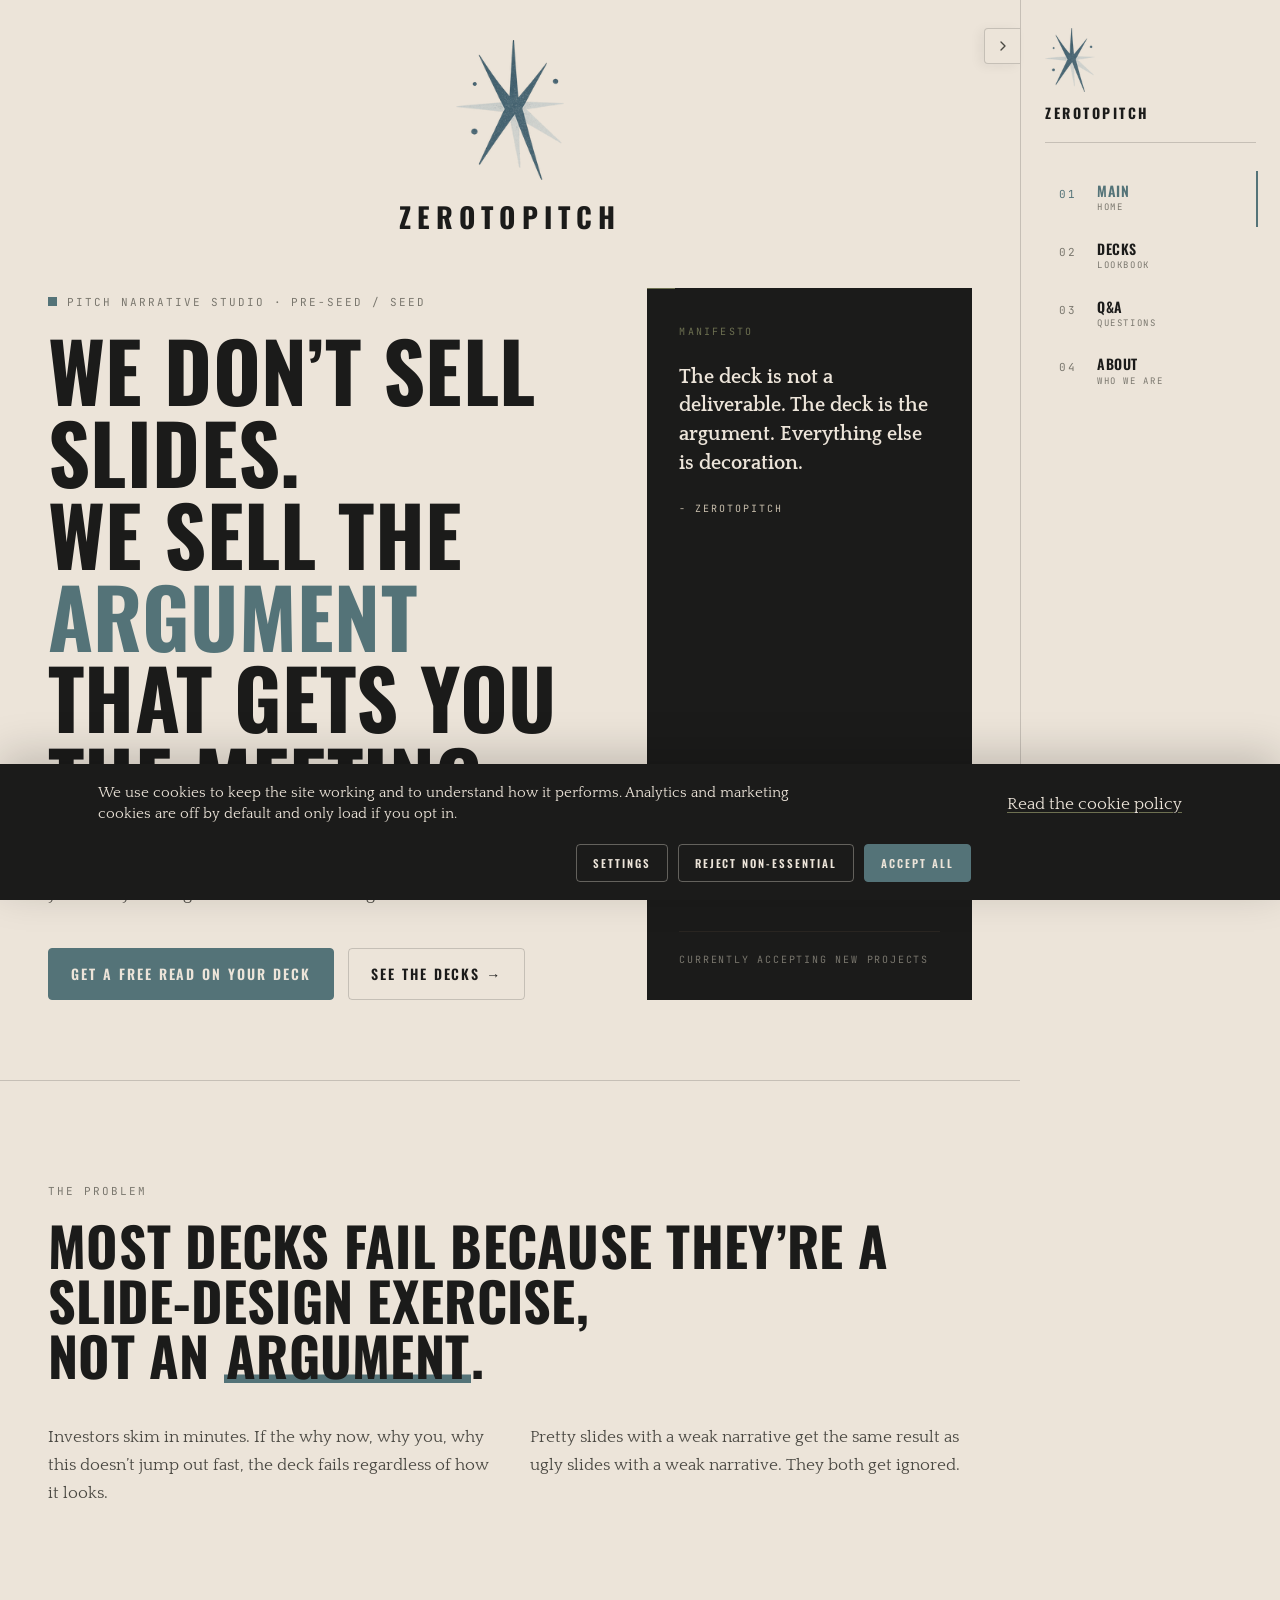
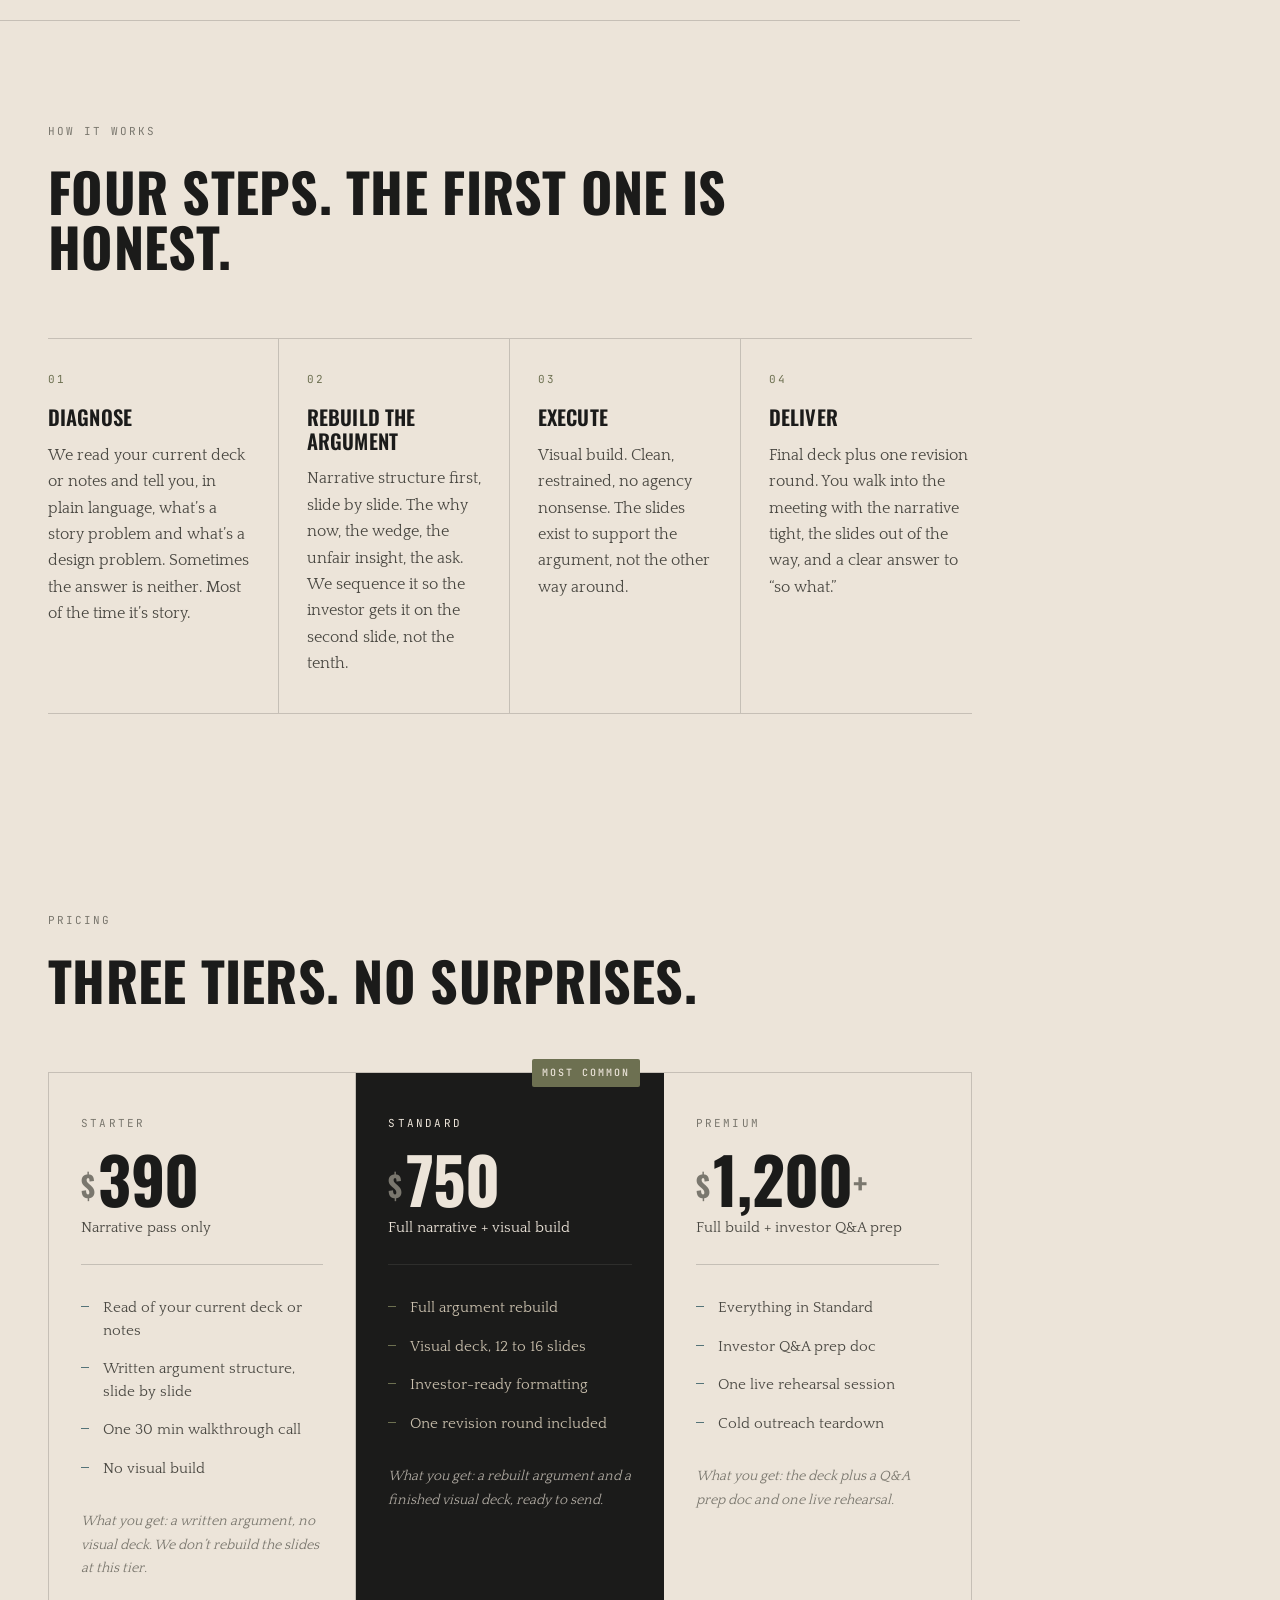
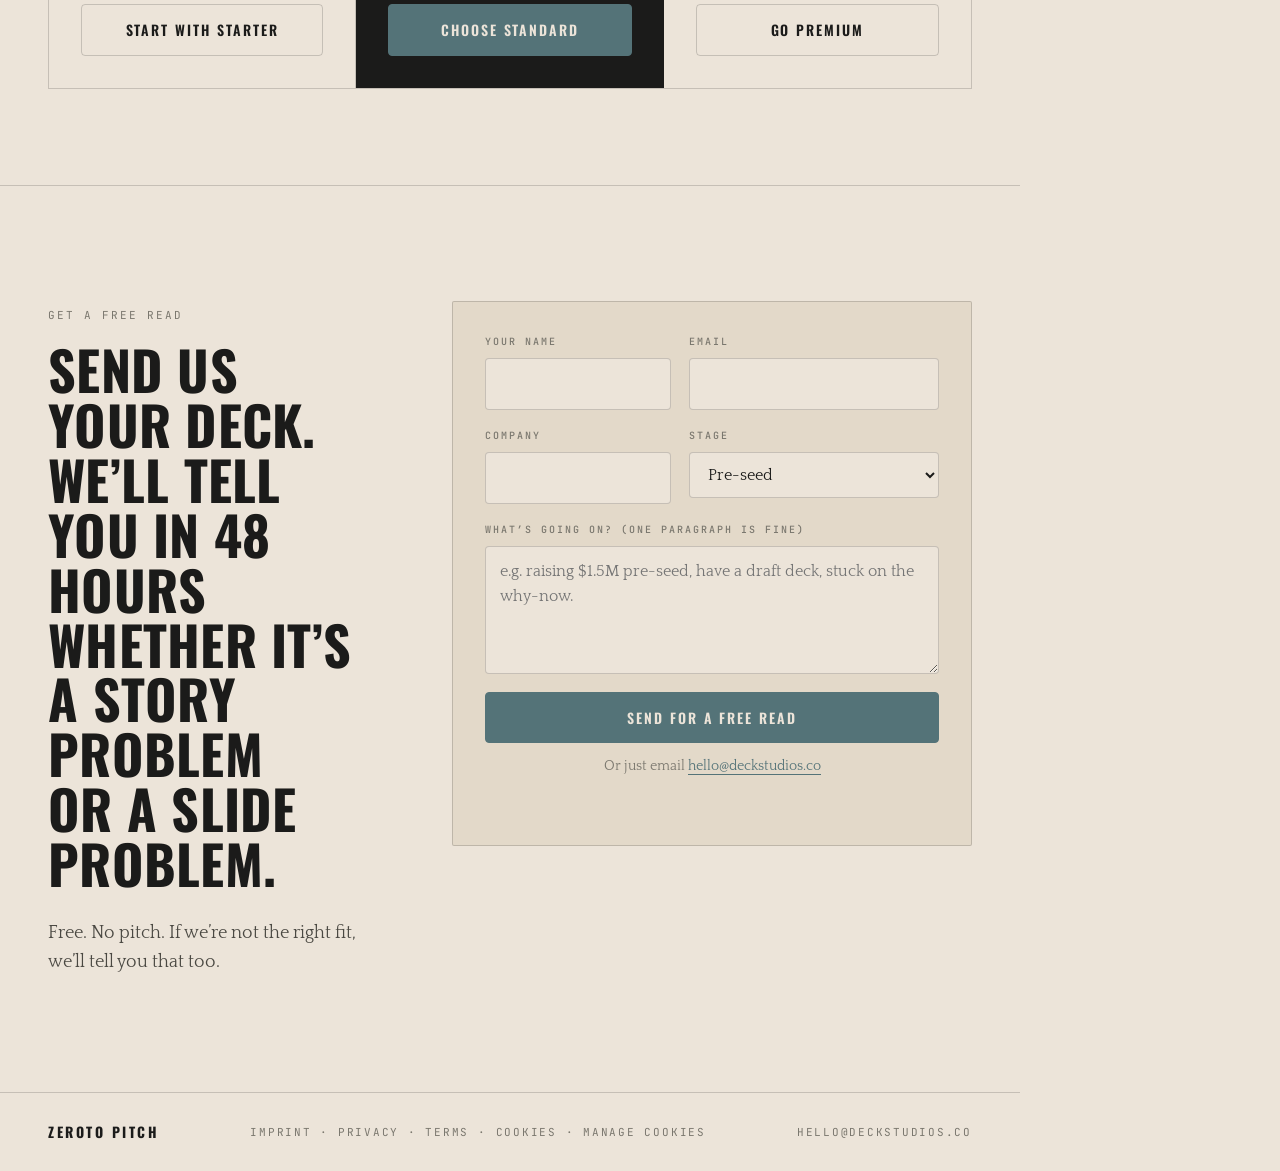
<file: index.html>
<!doctype html>
<html lang="en">
<head>
  <meta charset="utf-8" />
  <meta name="viewport" content="width=device-width, initial-scale=1" />
  <title>ZeroToPitch — We sell the argument, not the slides</title>
  <meta name="description" content="A pitch narrative studio for pre-seed and seed founders. We build the argument that gets you the investor meeting." />
  <meta name="theme-color" content="#ECE4D9" />

  
  <link rel="apple-touch-icon" href="assets/logo-256.png" />

  <link rel="preconnect" href="https://fonts.googleapis.com" />
  <link rel="preconnect" href="https://fonts.gstatic.com" crossorigin />
  <link href="https://fonts.googleapis.com/css2?family=Oswald:wght@500;600;700&family=Quattrocento:wght@400;700&family=JetBrains+Mono:wght@400;500&display=swap" rel="stylesheet" />

  <link rel="stylesheet" href="styles.css" />
  <link rel="stylesheet" href="pages.css" />
  <link rel="stylesheet" href="cookie-banner.css" />
</head>
<body class="pagePage homePage">

  <!-- ============== SIDEBAR (pages) ============== -->
  <aside class="sidebar" aria-label="Site navigation">
    <a class="sidebar__brand" href="index.html" aria-label="ZeroToPitch home">
      <img class="sidebar__logo" src="assets/logo-96.png" alt="ZeroToPitch" width="75" height="96" />
      <span class="sidebar__brandText">ZEROTOPITCH</span>
    </a>

    <nav class="sidebar__nav" aria-label="Primary">
      <a class="sidebar__item is-active" href="index.html" data-page="main">
        <span class="sidebar__num">01</span>
        <span class="sidebar__name">Main</span>
        <span class="sidebar__sub">Home</span>
      </a>
      <a class="sidebar__item" href="work.html" data-page="decks">
        <span class="sidebar__num">02</span>
        <span class="sidebar__name">Decks</span>
        <span class="sidebar__sub">Lookbook</span>
      </a>
      <a class="sidebar__item" href="faq.html" data-page="qa">
        <span class="sidebar__num">03</span>
        <span class="sidebar__name">Q&amp;A</span>
        <span class="sidebar__sub">Questions</span>
      </a>
      <a class="sidebar__item" href="about.html" data-page="about">
        <span class="sidebar__num">04</span>
        <span class="sidebar__name">About</span>
        <span class="sidebar__sub">Who we are</span>
      </a>
    </nav>

    <div class="sidebar__foot">
      <a class="btn btn--small btn--accent btn--full" href="#contact">Free deck read</a>
    </div>
  </aside>

  <!-- ============== MOBILE TOP BAR (floating) ============== -->
  <button class="pageFab" id="pageFab" type="button" aria-label="Open page navigation" aria-expanded="false">
    <span class="pageFab__bars" aria-hidden="true">
      <span></span><span></span><span></span>
    </span>
    <span class="pageFab__label" id="pageFabLabel">Main</span>
  </button>

  <main id="top">
    <!-- ============== BRAND HEADER ============== -->
    <header class="brandHeader">
      <img class="brandHeader__logo" src="assets/logo-header.png" alt="ZeroToPitch" width="140" height="180" />
      <p class="brandHeader__name">ZeroToPitch</p>
    </header>

    <!-- ============== HERO ============== -->
    <section class="hero">
      <div class="container">
        <div class="hero__grid">

          <div class="hero__main">
            <p class="eyebrow">
              <span class="eyebrow__square" aria-hidden="true"></span>
              Pitch narrative studio &middot; Pre-seed / Seed
            </p>

            <h1 class="hero__headline">
              We don&rsquo;t sell slides.<br />
              We sell the <em>argument</em><br />
              that gets you the meeting.
            </h1>

            <p class="hero__sub">
              For technical and product founders raising their first round.
              If your story isn&rsquo;t tight, no amount of design will save the deck.
            </p>

            <div class="hero__cta">
              <a class="btn btn--accent" href="#contact">Get a free read on your deck</a>
              <a class="btn btn--ghost" href="work.html">See the decks &rarr;</a>
            </div>
          </div>

          <aside class="hero__manifest" aria-label="Studio statement">
            <p class="hero__manifestLabel">Manifesto</p>
            <p class="hero__manifestText">
              The deck is not a deliverable. The deck is the argument.
              Everything else is decoration.
            </p>
            <p class="hero__manifestSign">- ZeroToPitch</p>
            <div class="hero__manifestMeta">
              <span>Currently accepting new projects</span>
            </div>
          </aside>

        </div>
      </div>
    </section>

    <!-- ============== PROBLEM ============== -->
    <section class="problem">
      <div class="container problem__inner">
        <p class="section-label">The problem</p>
        <h2 class="problem__headline">
          Most decks fail because they&rsquo;re a slide-design exercise,<br />
          not an <span class="ul">argument</span>.
        </h2>
        <div class="problem__grid">
          <p>Investors skim in minutes. If the why now, why you, why this doesn&rsquo;t jump out fast, the deck fails regardless of how it looks.</p>
          <p>Pretty slides with a weak narrative get the same result as ugly slides with a weak narrative. They both get ignored.</p>
        </div>
      </div>
    </section>

    <!-- ============== HOW IT WORKS ============== -->
    <section class="how" id="how">
      <div class="container">
        <header class="section-head">
          <p class="section-label">How it works</p>
          <h2 class="section-title">Four steps. The first one is honest.</h2>
        </header>

        <ol class="steps">
          <li class="step">
            <span class="step__num">01</span>
            <h3>Diagnose</h3>
            <p>We read your current deck or notes and tell you, in plain language, what&rsquo;s a story problem and what&rsquo;s a design problem. Sometimes the answer is neither. Most of the time it&rsquo;s story.</p>
          </li>
          <li class="step">
            <span class="step__num">02</span>
            <h3>Rebuild the argument</h3>
            <p>Narrative structure first, slide by slide. The why now, the wedge, the unfair insight, the ask. We sequence it so the investor gets it on the second slide, not the tenth.</p>
          </li>
          <li class="step">
            <span class="step__num">03</span>
            <h3>Execute</h3>
            <p>Visual build. Clean, restrained, no agency nonsense. The slides exist to support the argument, not the other way around.</p>
          </li>
          <li class="step">
            <span class="step__num">04</span>
            <h3>Deliver</h3>
            <p>Final deck plus one revision round. You walk into the meeting with the narrative tight, the slides out of the way, and a clear answer to &ldquo;so what.&rdquo;</p>
          </li>
        </ol>
      </div>
    </section>

    <!-- ============== PRICING ============== -->
    <section class="pricing" id="pricing">
      <div class="container">
        <header class="section-head">
          <p class="section-label">Pricing</p>
          <h2 class="section-title">Three tiers. No surprises.</h2>
        </header>

        <div class="tiers">
          <article class="tier">
            <header>
              <p class="tier__name">Starter</p>
              <p class="tier__price"><span class="cur">$</span>390</p>
              <p class="tier__sub">Narrative pass only</p>
            </header>
            <ul class="tier__list">
              <li>Read of your current deck or notes</li>
              <li>Written argument structure, slide by slide</li>
              <li>One 30 min walkthrough call</li>
              <li>No visual build</li>
            </ul>
            <p class="tier__best">What you get: a written argument, no visual deck. We don&rsquo;t rebuild the slides at this tier.</p>
            <a class="btn btn--ghost btn--full" href="#contact">Start with Starter</a>
          </article>

          <article class="tier tier--featured">
            <span class="tier__badge">Most common</span>
            <header>
              <p class="tier__name">Standard</p>
              <p class="tier__price"><span class="cur">$</span>750</p>
              <p class="tier__sub">Full narrative + visual build</p>
            </header>
            <ul class="tier__list">
              <li>Full argument rebuild</li>
              <li>Visual deck, 12 to 16 slides</li>
              <li>Investor-ready formatting</li>
              <li>One revision round included</li>
            </ul>
            <p class="tier__best">What you get: a rebuilt argument and a finished visual deck, ready to send.</p>
            <a class="btn btn--accent btn--full" href="#contact">Choose Standard</a>
          </article>

          <article class="tier">
            <header>
              <p class="tier__name">Premium</p>
              <p class="tier__price"><span class="cur">$</span>1,200<span class="plus">+</span></p>
              <p class="tier__sub">Full build + investor Q&amp;A prep</p>
            </header>
            <ul class="tier__list">
              <li>Everything in Standard</li>
              <li>Investor Q&amp;A prep doc</li>
              <li>One live rehearsal session</li>
              <li>Cold outreach teardown</li>
            </ul>
            <p class="tier__best">What you get: the deck plus a Q&amp;A prep doc and one live rehearsal.</p>
            <a class="btn btn--ghost btn--full" href="#contact">Go Premium</a>
          </article>
        </div>
      </div>
    </section>

    <!-- ============== CTA / CONTACT ============== -->
    <section class="contact" id="contact">
      <div class="container contact__inner">
        <div class="contact__left">
          <p class="section-label">Get a free read</p>
          <h2 class="contact__headline">
            Send us your deck.<br />
            We&rsquo;ll tell you in 48 hours<br />
            whether it&rsquo;s a story problem<br />
            or a slide problem.
          </h2>
          <p class="contact__sub">Free. No pitch. If we&rsquo;re not the right fit, we&rsquo;ll tell you that too.</p>
        </div>

        <form class="contact__form" id="contactForm" novalidate>
          <div class="field">
            <label for="name">Your name</label>
            <input id="name" name="name" type="text" required autocomplete="name" />
          </div>
          <div class="field">
            <label for="email">Email</label>
            <input id="email" name="email" type="email" required autocomplete="email" />
          </div>
          <div class="field">
            <label for="company">Company</label>
            <input id="company" name="company" type="text" autocomplete="organization" />
          </div>
          <div class="field">
            <label for="stage">Stage</label>
            <select id="stage" name="stage">
              <option>Pre-seed</option>
              <option>Seed</option>
              <option>Bridge / pre-seed extension</option>
              <option>Not sure yet</option>
            </select>
          </div>
          <div class="field field--full">
            <label for="notes">What&rsquo;s going on? (one paragraph is fine)</label>
            <textarea id="notes" name="notes" rows="4" placeholder="e.g. raising $1.5M pre-seed, have a draft deck, stuck on the why-now."></textarea>
          </div>
          <div class="field field--full field--actions">
            <button class="btn btn--accent btn--full" type="submit">Send for a free read</button>
            <p class="form__note">Or just email <a href="mailto:hello@deckstudios.co">hello@deckstudios.co</a></p>
          </div>
          <p class="form__status" id="formStatus" role="status" aria-live="polite"></p>
        </form>
      </div>
    </section>
  </main>

  <!-- ============== FOOTER ============== -->
  <footer class="footer">
    <div class="container footer__inner">
      <a class="wordmark wordmark--small" href="index.html">
        ZeroTo&nbsp;Pitch
      </a>
      <p class="footer__meta"><a href="imprint.html">Imprint</a> &middot; <a href="privacy.html">Privacy</a> &middot; <a href="terms.html">Terms</a> &middot; <a href="cookies.html">Cookies</a> &middot; <a href="#" id="manageCookies">Manage cookies</a></p>
      <p class="footer__meta">hello@deckstudios.co</p>
    </div>
  </footer>

  <script src="script.js"></script>
  <script src="pages.js"></script>
  <script src="cookie-banner.js"></script>
  <script>
    document.addEventListener('DOMContentLoaded', function () {
      var mc = document.getElementById('manageCookies');
      if (mc) mc.addEventListener('click', function (e) {
        e.preventDefault();
        if (window.openCookieSettings) window.openCookieSettings();
      });
    });
  </script>
</body>
</html>
</file>
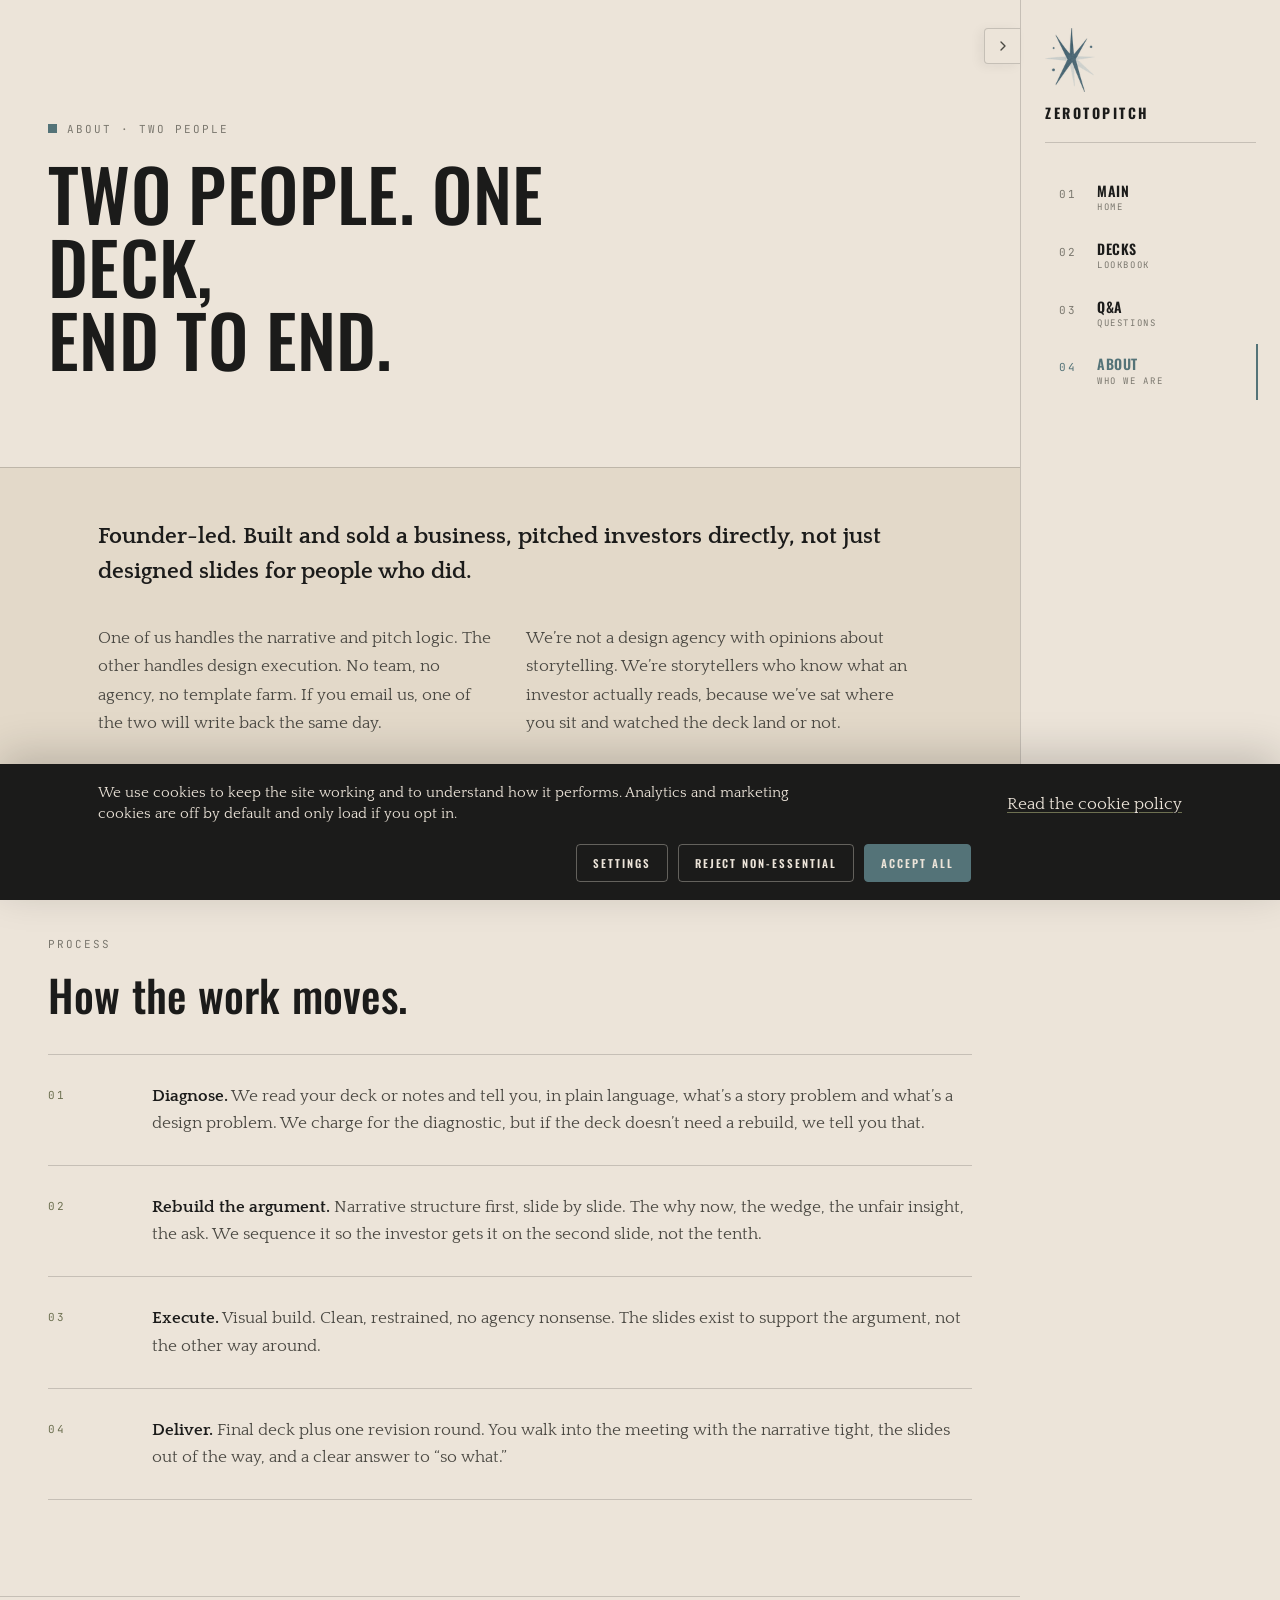
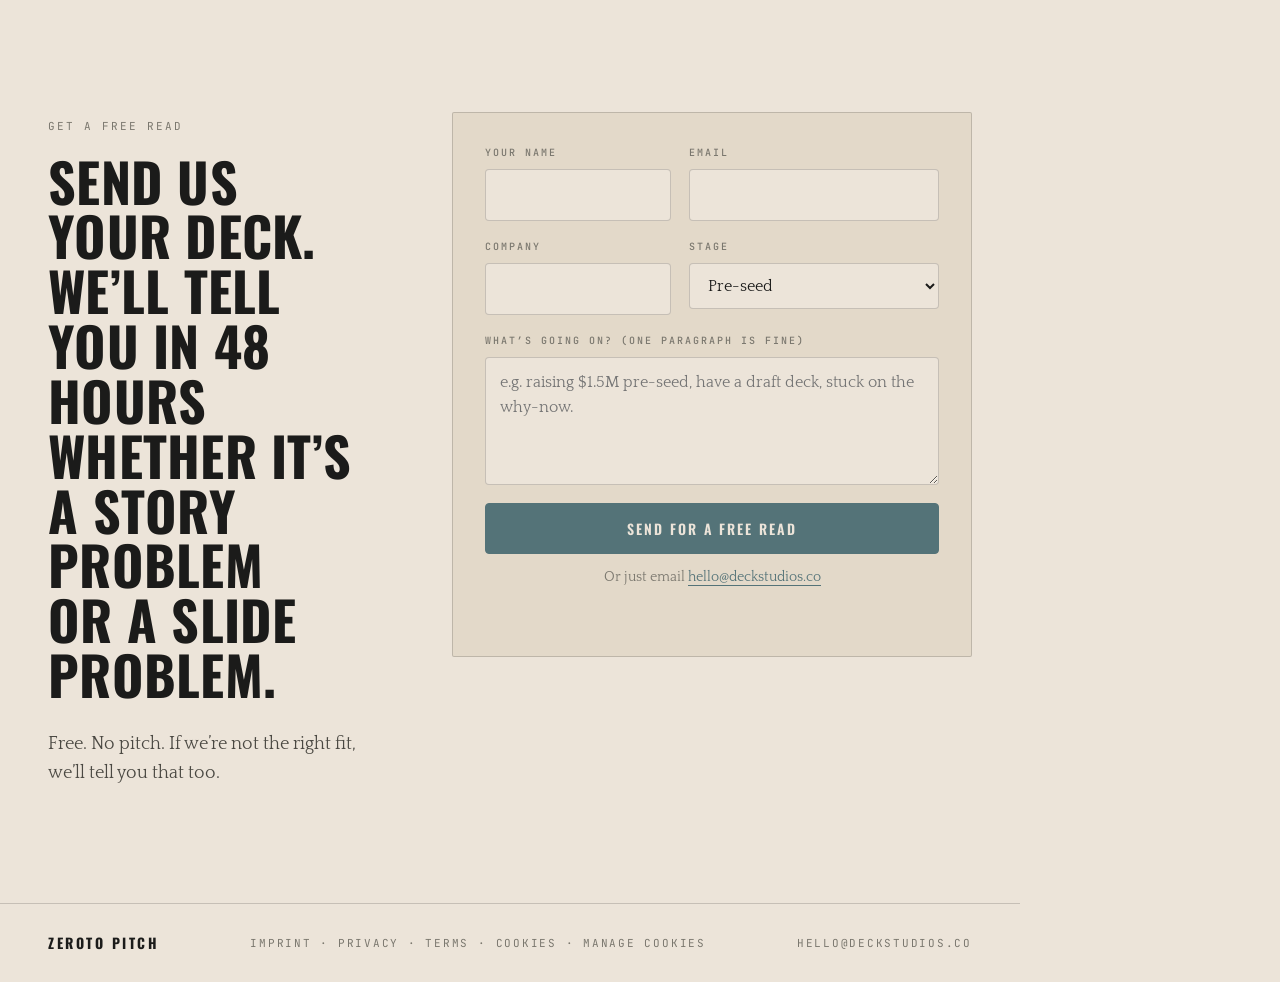
<file: about.html>
<!doctype html>
<html lang="en">
<head>
  <meta charset="utf-8" />
  <meta name="viewport" content="width=device-width, initial-scale=1" />
  <title>About — ZeroToPitch</title>
  <meta name="description" content="Two people. Founder-led. Built and sold a business, pitched investors directly. No team, no agency, no template farm." />
  <meta name="theme-color" content="#ECE4D9" />

  
  <link rel="apple-touch-icon" href="assets/logo-256.png" />

  <link rel="preconnect" href="https://fonts.googleapis.com" />
  <link rel="preconnect" href="https://fonts.gstatic.com" crossorigin />
  <link href="https://fonts.googleapis.com/css2?family=Oswald:wght@500;600;700&family=Quattrocento:wght@400;700&family=JetBrains+Mono:wght@400;500&display=swap" rel="stylesheet" />

  <link rel="stylesheet" href="styles.css" />
  <link rel="stylesheet" href="pages.css" />
  <link rel="stylesheet" href="cookie-banner.css" />
</head>
<body class="pagePage aboutPage">

  <!-- ============== SIDEBAR (pages) ============== -->
  <aside class="sidebar" aria-label="Site navigation">
    <a class="sidebar__brand" href="index.html" aria-label="ZeroToPitch home">
      <img class="sidebar__logo" src="assets/logo-96.png" alt="ZeroToPitch" width="75" height="96" />
      <span class="sidebar__brandText">ZEROTOPITCH</span>
    </a>

    <nav class="sidebar__nav" aria-label="Primary">
      <a class="sidebar__item" href="index.html" data-page="main">
        <span class="sidebar__num">01</span>
        <span class="sidebar__name">Main</span>
        <span class="sidebar__sub">Home</span>
      </a>
      <a class="sidebar__item" href="work.html" data-page="decks">
        <span class="sidebar__num">02</span>
        <span class="sidebar__name">Decks</span>
        <span class="sidebar__sub">Lookbook</span>
      </a>
      <a class="sidebar__item" href="faq.html" data-page="qa">
        <span class="sidebar__num">03</span>
        <span class="sidebar__name">Q&amp;A</span>
        <span class="sidebar__sub">Questions</span>
      </a>
      <a class="sidebar__item is-active" href="about.html" data-page="about">
        <span class="sidebar__num">04</span>
        <span class="sidebar__name">About</span>
        <span class="sidebar__sub">Who we are</span>
      </a>
    </nav>

    <div class="sidebar__foot">
      <a class="btn btn--small btn--accent btn--full" href="index.html#contact">Free deck read</a>
    </div>
  </aside>

  <!-- ============== MOBILE TOP BAR (floating) ============== -->
  <button class="pageFab" id="pageFab" type="button" aria-label="Open page navigation" aria-expanded="false">
    <span class="pageFab__bars" aria-hidden="true">
      <span></span><span></span><span></span>
    </span>
    <span class="pageFab__label" id="pageFabLabel">About</span>
  </button>

  <main>
    <!-- ============== PAGE HEAD ============== -->
    <section class="pageHead">
      <div class="container">
        <p class="eyebrow">
          <span class="eyebrow__square" aria-hidden="true"></span>
          About &middot; Two people
        </p>
        <h1 class="pageHead__title">
          Two people. One deck,<br />
          end to end.
        </h1>
      </div>
    </section>

    <!-- ============== ABOUT BODY ============== -->
    <section class="aboutPage__body">
      <div class="container aboutPage__inner">
        <p class="aboutPage__lead">
          Founder-led. Built and sold a business, pitched investors directly, not just designed slides for people who did.
        </p>
        <div class="aboutPage__cols">
          <p>One of us handles the narrative and pitch logic. The other handles design execution. No team, no agency, no template farm. If you email us, one of the two will write back the same day.</p>
          <p>We&rsquo;re not a design agency with opinions about storytelling. We&rsquo;re storytellers who know what an investor actually reads, because we&rsquo;ve sat where you sit and watched the deck land or not.</p>
        </div>
      </div>
    </section>

    <!-- ============== PROCESS RECAP (3-4 steps) ============== -->
    <section class="aboutProcess">
      <div class="container">
        <p class="section-label">Process</p>
        <h2 class="aboutProcess__title">How the work moves.</h2>
        <ol class="aboutProcess__list">
          <li><span class="aboutProcess__num">01</span><div><strong>Diagnose.</strong> We read your deck or notes and tell you, in plain language, what&rsquo;s a story problem and what&rsquo;s a design problem. We charge for the diagnostic, but if the deck doesn&rsquo;t need a rebuild, we tell you that.</div></li>
          <li><span class="aboutProcess__num">02</span><div><strong>Rebuild the argument.</strong> Narrative structure first, slide by slide. The why now, the wedge, the unfair insight, the ask. We sequence it so the investor gets it on the second slide, not the tenth.</div></li>
          <li><span class="aboutProcess__num">03</span><div><strong>Execute.</strong> Visual build. Clean, restrained, no agency nonsense. The slides exist to support the argument, not the other way around.</div></li>
          <li><span class="aboutProcess__num">04</span><div><strong>Deliver.</strong> Final deck plus one revision round. You walk into the meeting with the narrative tight, the slides out of the way, and a clear answer to &ldquo;so what.&rdquo;</div></li>
        </ol>
      </div>
    </section>

    <!-- ============== CTA ============== -->
    <section class="contact" id="contact">
      <div class="container contact__inner">
        <div class="contact__left">
          <p class="section-label">Get a free read</p>
          <h2 class="contact__headline">
            Send us your deck.<br />
            We&rsquo;ll tell you in 48 hours<br />
            whether it&rsquo;s a story problem<br />
            or a slide problem.
          </h2>
          <p class="contact__sub">Free. No pitch. If we&rsquo;re not the right fit, we&rsquo;ll tell you that too.</p>
        </div>

        <form class="contact__form" id="contactForm" novalidate>
          <div class="field">
            <label for="name">Your name</label>
            <input id="name" name="name" type="text" required autocomplete="name" />
          </div>
          <div class="field">
            <label for="email">Email</label>
            <input id="email" name="email" type="email" required autocomplete="email" />
          </div>
          <div class="field">
            <label for="company">Company</label>
            <input id="company" name="company" type="text" autocomplete="organization" />
          </div>
          <div class="field">
            <label for="stage">Stage</label>
            <select id="stage" name="stage">
              <option>Pre-seed</option>
              <option>Seed</option>
              <option>Bridge / pre-seed extension</option>
              <option>Not sure yet</option>
            </select>
          </div>
          <div class="field field--full">
            <label for="notes">What&rsquo;s going on? (one paragraph is fine)</label>
            <textarea id="notes" name="notes" rows="4" placeholder="e.g. raising $1.5M pre-seed, have a draft deck, stuck on the why-now."></textarea>
          </div>
          <div class="field field--full field--actions">
            <button class="btn btn--accent btn--full" type="submit">Send for a free read</button>
            <p class="form__note">Or just email <a href="mailto:hello@deckstudios.co">hello@deckstudios.co</a></p>
          </div>
          <p class="form__status" id="formStatus" role="status" aria-live="polite"></p>
        </form>
      </div>
    </section>
  </main>

  <footer class="footer">
    <div class="container footer__inner">
      <a class="wordmark wordmark--small" href="index.html">
        ZeroTo&nbsp;Pitch
      </a>
      <p class="footer__meta"><a href="imprint.html">Imprint</a> &middot; <a href="privacy.html">Privacy</a> &middot; <a href="terms.html">Terms</a> &middot; <a href="cookies.html">Cookies</a> &middot; <a href="#" id="manageCookies">Manage cookies</a></p>
      <p class="footer__meta">hello@deckstudios.co</p>
    </div>
  </footer>

  <script src="script.js"></script>
  <script src="pages.js"></script>
  <script src="cookie-banner.js"></script>
  <script>
    document.addEventListener('DOMContentLoaded', function () {
      var mc = document.getElementById('manageCookies');
      if (mc) mc.addEventListener('click', function (e) {
        e.preventDefault();
        if (window.openCookieSettings) window.openCookieSettings();
      });
    });
  </script>
</body>
</html>
</file>
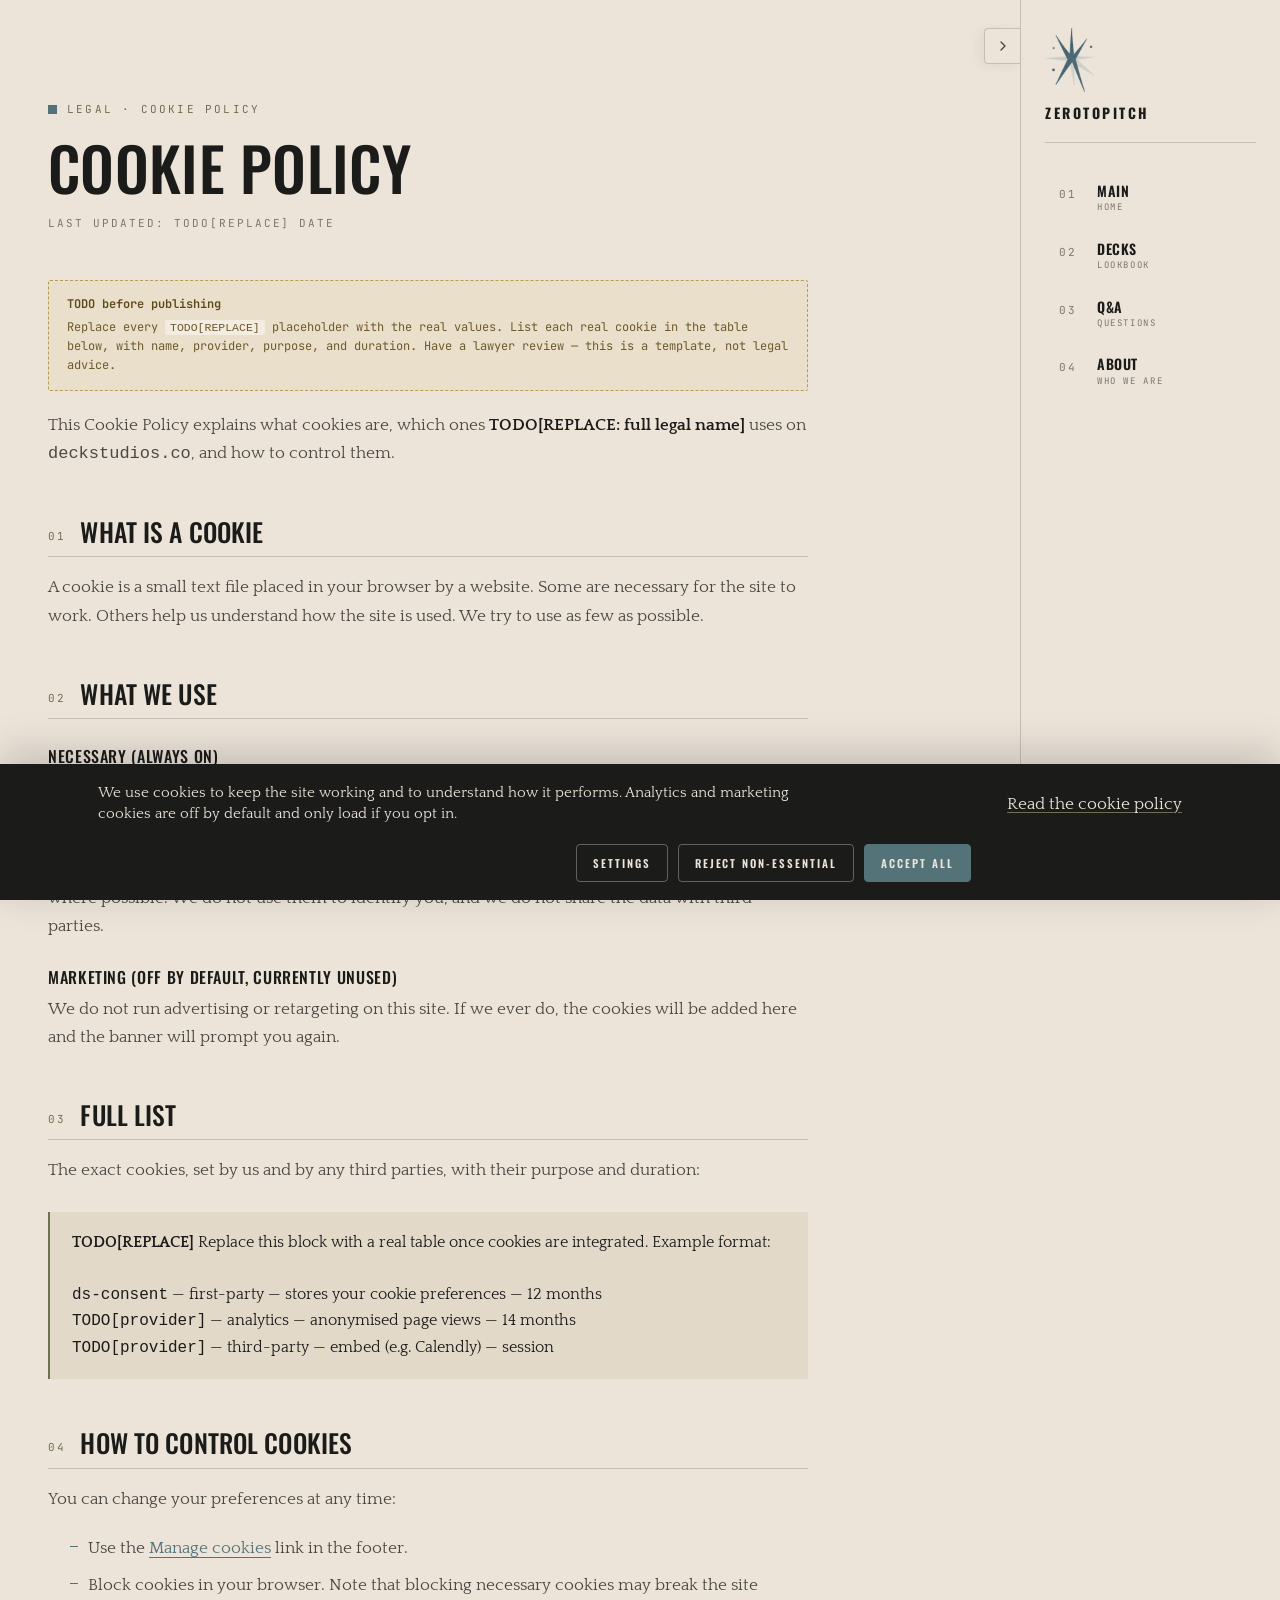
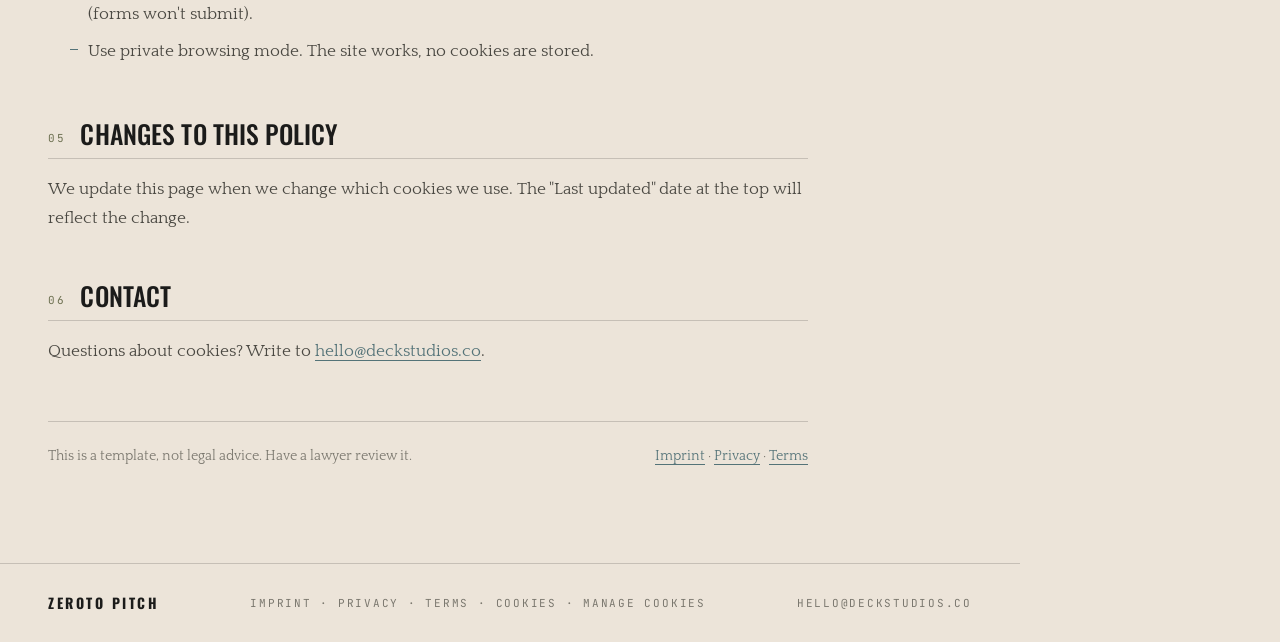
<file: cookies.html>
<!doctype html>
<html lang="en">
<head>
  <meta charset="utf-8" />
  <meta name="viewport" content="width=device-width, initial-scale=1" />
  <title>Cookie Policy — ZeroToPitch</title>
  <meta name="description" content="What cookies we use, why, and how to control them." />
  <meta name="theme-color" content="#ECE4D9" />

  
  <link rel="apple-touch-icon" href="assets/logo-256.png" />

  <link rel="preconnect" href="https://fonts.googleapis.com" />
  <link rel="preconnect" href="https://fonts.gstatic.com" crossorigin />
  <link href="https://fonts.googleapis.com/css2?family=Oswald:wght@500;600;700&family=Quattrocento:wght@400;700&family=JetBrains+Mono:wght@400;500&display=swap" rel="stylesheet" />

  <link rel="stylesheet" href="styles.css" />
  <link rel="stylesheet" href="pages.css" />
  <link rel="stylesheet" href="legal.css" />
  <link rel="stylesheet" href="cookie-banner.css" />
</head>
<body class="pagePage legalPageBody">

  <aside class="sidebar" aria-label="Site navigation">
    <a class="sidebar__brand" href="index.html" aria-label="ZeroToPitch home">
      <img class="sidebar__logo" src="assets/logo-96.png" alt="ZeroToPitch" width="75" height="96" />
      <span class="sidebar__brandText">ZEROTOPITCH</span>
    </a>
    <nav class="sidebar__nav" aria-label="Primary">
      <a class="sidebar__item" href="index.html" data-page="main"><span class="sidebar__num">01</span><span class="sidebar__name">Main</span><span class="sidebar__sub">Home</span></a>
      <a class="sidebar__item" href="work.html" data-page="decks"><span class="sidebar__num">02</span><span class="sidebar__name">Decks</span><span class="sidebar__sub">Lookbook</span></a>
      <a class="sidebar__item" href="faq.html" data-page="qa"><span class="sidebar__num">03</span><span class="sidebar__name">Q&amp;A</span><span class="sidebar__sub">Questions</span></a>
      <a class="sidebar__item" href="about.html" data-page="about"><span class="sidebar__num">04</span><span class="sidebar__name">About</span><span class="sidebar__sub">Who we are</span></a>
    </nav>
    <div class="sidebar__foot">
      <a class="btn btn--small btn--accent btn--full" href="index.html#contact">Free deck read</a>
    </div>
  </aside>

  <button class="pageFab" id="pageFab" type="button" aria-label="Open page navigation" aria-expanded="false">
    <span class="pageFab__bars" aria-hidden="true"><span></span><span></span><span></span></span>
    <span class="pageFab__label" id="pageFabLabel">Cookies</span>
  </button>

  <main>
    <section class="legalPage">
      <div class="container">
        <header class="legalPage__head">
          <p class="legalPage__eyebrow">Legal &middot; Cookie Policy</p>
          <h1 class="legalPage__title">Cookie Policy</h1>
          <p class="legalPage__meta">Last updated: <span id="lastUpdated">TODO[REPLACE]&nbsp;date</span></p>
        </header>

        <div class="legalPage__body">

          <div class="todoBlock">
            <strong>TODO before publishing</strong>
            Replace every <code>TODO[REPLACE]</code> placeholder with the real values. List each real cookie in the table below, with name, provider, purpose, and duration. Have a lawyer review &mdash; this is a template, not legal advice.
          </div>

          <p>This Cookie Policy explains what cookies are, which ones <strong>TODO[REPLACE: full legal name]</strong> uses on <code>deckstudios.co</code>, and how to control them.</p>

          <h2><span class="legalNum">01</span>What is a cookie</h2>
          <p>A cookie is a small text file placed in your browser by a website. Some are necessary for the site to work. Others help us understand how the site is used. We try to use as few as possible.</p>

          <h2><span class="legalNum">02</span>What we use</h2>

          <h3 style="font-family: Oswald, sans-serif; font-weight: 500; font-size: 16px; text-transform: uppercase; letter-spacing: 0.04em; margin: 28px 0 8px; color: var(--ink);">Necessary (always on)</h3>
          <p>These cookies are required for the site to function. They cannot be turned off.</p>

          <h3 style="font-family: Oswald, sans-serif; font-weight: 500; font-size: 16px; text-transform: uppercase; letter-spacing: 0.04em; margin: 28px 0 8px; color: var(--ink);">Analytics (off by default)</h3>
          <p>These cookies help us understand which pages are read and where readers drop off. Anonymised where possible. We do not use them to identify you, and we do not share the data with third parties.</p>

          <h3 style="font-family: Oswald, sans-serif; font-weight: 500; font-size: 16px; text-transform: uppercase; letter-spacing: 0.04em; margin: 28px 0 8px; color: var(--ink);">Marketing (off by default, currently unused)</h3>
          <p>We do not run advertising or retargeting on this site. If we ever do, the cookies will be added here and the banner will prompt you again.</p>

          <h2><span class="legalNum">03</span>Full list</h2>
          <p>The exact cookies, set by us and by any third parties, with their purpose and duration:</p>

          <div class="legalCallout">
            <strong>TODO[REPLACE]</strong> Replace this block with a real table once cookies are integrated. Example format:
            <br><br>
            <code>ds-consent</code> &mdash; first-party &mdash; stores your cookie preferences &mdash; 12 months<br>
            <code>TODO[provider]</code> &mdash; analytics &mdash; anonymised page views &mdash; 14 months<br>
            <code>TODO[provider]</code> &mdash; third-party &mdash; embed (e.g. Calendly) &mdash; session
          </div>

          <h2><span class="legalNum">04</span>How to control cookies</h2>
          <p>You can change your preferences at any time:</p>
          <ul>
            <li>Use the <a href="#" id="manageCookies2">Manage cookies</a> link in the footer.</li>
            <li>Block cookies in your browser. Note that blocking necessary cookies may break the site (forms won't submit).</li>
            <li>Use private browsing mode. The site works, no cookies are stored.</li>
          </ul>

          <h2><span class="legalNum">05</span>Changes to this policy</h2>
          <p>We update this page when we change which cookies we use. The "Last updated" date at the top will reflect the change.</p>

          <h2><span class="legalNum">06</span>Contact</h2>
          <p>Questions about cookies? Write to <a href="mailto:hello@deckstudios.co">hello@deckstudios.co</a>.</p>

          <div class="legalFooter">
            <span>This is a template, not legal advice. Have a lawyer review it.</span>
            <span><a href="imprint.html">Imprint</a> &middot; <a href="privacy.html">Privacy</a> &middot; <a href="terms.html">Terms</a></span>
          </div>

        </div>
      </div>
    </section>
  </main>

  <footer class="footer">
    <div class="container footer__inner">
      <a class="wordmark wordmark--small" href="index.html">
        ZeroTo&nbsp;Pitch
      </a>
      <p class="footer__meta"><a href="imprint.html">Imprint</a> &middot; <a href="privacy.html">Privacy</a> &middot; <a href="terms.html">Terms</a> &middot; <a href="cookies.html">Cookies</a> &middot; <a href="#" id="manageCookies">Manage cookies</a></p>
      <p class="footer__meta">hello@deckstudios.co</p>
    </div>
  </footer>

  <script src="script.js"></script>
  <script src="pages.js"></script>
  <script src="cookie-banner.js"></script>
  <script>
    document.addEventListener('DOMContentLoaded', function () {
      ['manageCookies', 'manageCookies2'].forEach(function (id) {
        var el = document.getElementById(id);
        if (el) el.addEventListener('click', function (e) {
          e.preventDefault();
          if (window.openCookieSettings) window.openCookieSettings();
        });
      });
    });
  </script>
</body>
</html>
</file>
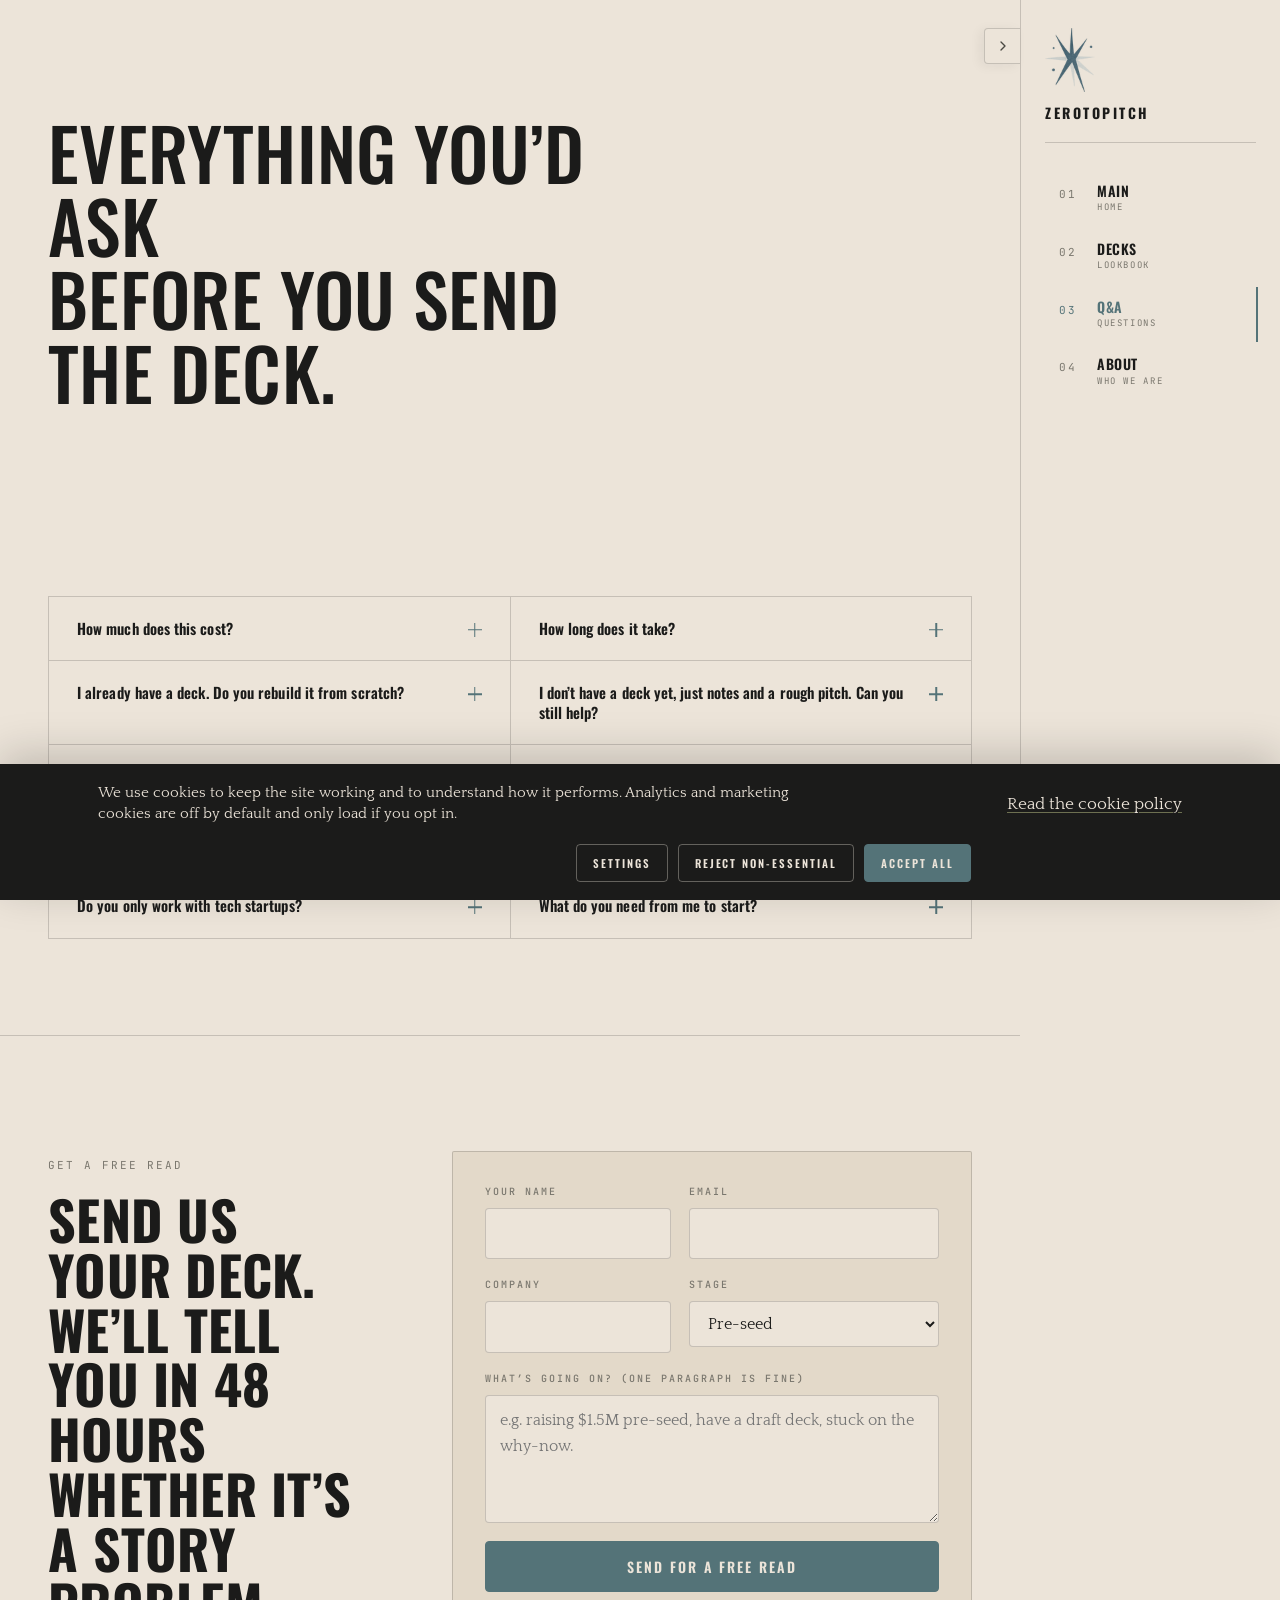
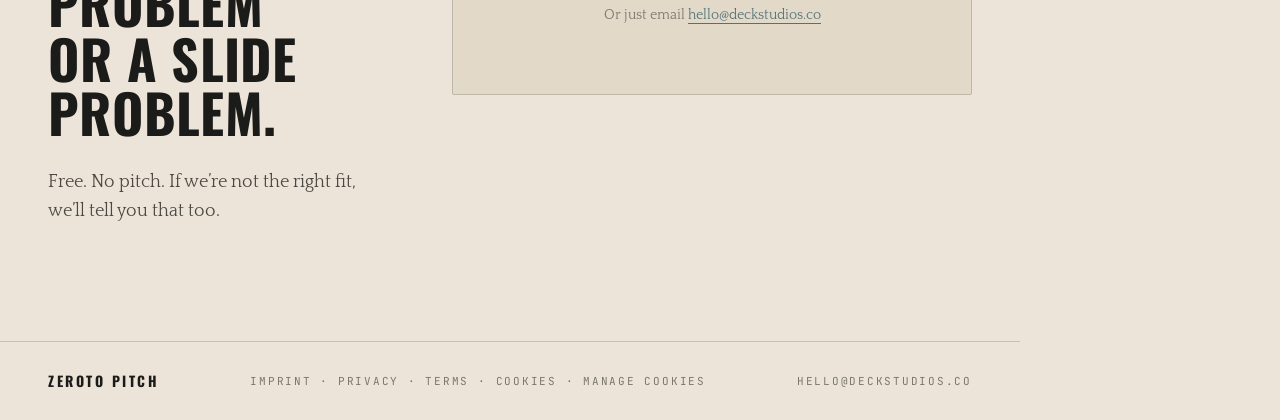
<file: faq.html>
<!doctype html>
<html lang="en">
<head>
  <meta charset="utf-8" />
  <meta name="viewport" content="width=device-width, initial-scale=1" />
  <title>Questions & Answers — ZeroToPitch</title>
  <meta name="description" content="Everything a founder asks before sending over the deck. Pricing, timeline, NDA, process, who does the work, what to send." />
  <meta name="theme-color" content="#ECE4D9" />

  
  <link rel="apple-touch-icon" href="assets/logo-256.png" />

  <link rel="preconnect" href="https://fonts.googleapis.com" />
  <link rel="preconnect" href="https://fonts.gstatic.com" crossorigin />
  <link href="https://fonts.googleapis.com/css2?family=Oswald:wght@500;600;700&family=Quattrocento:wght@400;700&family=JetBrains+Mono:wght@400;500&display=swap" rel="stylesheet" />

  <link rel="stylesheet" href="styles.css" />
  <link rel="stylesheet" href="pages.css" />
  <link rel="stylesheet" href="cookie-banner.css" />
</head>
<body class="pagePage">

  <!-- ============== SIDEBAR (pages) ============== -->
  <aside class="sidebar" aria-label="Site navigation">
    <a class="sidebar__brand" href="index.html" aria-label="ZeroToPitch home">
      <img class="sidebar__logo" src="assets/logo-96.png" alt="ZeroToPitch" width="75" height="96" />
      <span class="sidebar__brandText">ZEROTOPITCH</span>
    </a>

    <nav class="sidebar__nav" aria-label="Primary">
      <a class="sidebar__item" href="index.html" data-page="main">
        <span class="sidebar__num">01</span>
        <span class="sidebar__name">Main</span>
        <span class="sidebar__sub">Home</span>
      </a>
      <a class="sidebar__item" href="work.html" data-page="decks">
        <span class="sidebar__num">02</span>
        <span class="sidebar__name">Decks</span>
        <span class="sidebar__sub">Lookbook</span>
      </a>
      <a class="sidebar__item is-active" href="faq.html" data-page="qa">
        <span class="sidebar__num">03</span>
        <span class="sidebar__name">Q&amp;A</span>
        <span class="sidebar__sub">Questions</span>
      </a>
      <a class="sidebar__item" href="about.html" data-page="about">
        <span class="sidebar__num">04</span>
        <span class="sidebar__name">About</span>
        <span class="sidebar__sub">Who we are</span>
      </a>
    </nav>

    <div class="sidebar__foot">
      <a class="btn btn--small btn--accent btn--full" href="index.html#contact">Free deck read</a>
    </div>
  </aside>

  <!-- ============== MOBILE TOP BAR (floating) ============== -->
  <button class="pageFab" id="pageFab" type="button" aria-label="Open page navigation" aria-expanded="false">
    <span class="pageFab__bars" aria-hidden="true">
      <span></span><span></span><span></span>
    </span>
    <span class="pageFab__label" id="pageFabLabel">Q&amp;A</span>
  </button>

  <main>
    <!-- ============== PAGE HEAD ============== -->
    <section class="pageHead">
      <div class="container">
        <h1 class="pageHead__title">
          Everything you&rsquo;d ask<br />
          before you send the deck.
        </h1>
      </div>
    </section>

    <!-- ============== FAQ ============== -->
    <section class="faq faq--full">
      <div class="container">
        <div class="faq__grid">

          <details class="qa">
            <summary>
              <span class="qa__q">How much does this cost?</span>
              <span class="qa__plus" aria-hidden="true"></span>
            </summary>
            <div class="qa__a">
              <p>Starts at $390 for a narrative-only pass on an existing deck. Full narrative plus visual build runs higher, depends on scope. You&rsquo;ll get a real number before we start, not after.</p>
            </div>
          </details>

          <details class="qa">
            <summary>
              <span class="qa__q">How long does it take?</span>
              <span class="qa__plus" aria-hidden="true"></span>
            </summary>
            <div class="qa__a">
              <p>Narrative pass: 24&ndash;48 hours. Full build: about a week, depending on how much of your story is already figured out versus needs rework.</p>
            </div>
          </details>

          <details class="qa">
            <summary>
              <span class="qa__q">I already have a deck. Do you rebuild it from scratch?</span>
              <span class="qa__plus" aria-hidden="true"></span>
            </summary>
            <div class="qa__a">
              <p>Depends what&rsquo;s broken. Sometimes the structure&rsquo;s fine and it just needs tighter argument and better slide order. Sometimes it needs a full rebuild. We tell you which before you pay for either.</p>
            </div>
          </details>

          <details class="qa">
            <summary>
              <span class="qa__q">I don&rsquo;t have a deck yet, just notes and a rough pitch. Can you still help?</span>
              <span class="qa__plus" aria-hidden="true"></span>
            </summary>
            <div class="qa__a">
              <p>Yes. Earlier is actually easier, less to unwind.</p>
            </div>
          </details>

          <details class="qa">
            <summary>
              <span class="qa__q">Why should I trust you with this over a design agency?</span>
              <span class="qa__plus" aria-hidden="true"></span>
            </summary>
            <div class="qa__a">
              <p>Because we&rsquo;re not a design agency. The person running this has raised money and pitched investors directly, not just designed slides for people who have. The story comes first, the visuals come after.</p>
            </div>
          </details>

          <details class="qa">
            <summary>
              <span class="qa__q">Who actually does the work?</span>
              <span class="qa__plus" aria-hidden="true"></span>
            </summary>
            <div class="qa__a">
              <p>Two people. One handles the narrative and pitch logic, one handles the design execution. Not a template farm, not outsourced.</p>
            </div>
          </details>

          <details class="qa">
            <summary>
              <span class="qa__q">Will you sign an NDA?</span>
              <span class="qa__plus" aria-hidden="true"></span>
            </summary>
            <div class="qa__a">
              <p>Yes, if you want one before sharing anything.</p>
            </div>
          </details>

          <details class="qa">
            <summary>
              <span class="qa__q">What if I don&rsquo;t like the direction?</span>
              <span class="qa__plus" aria-hidden="true"></span>
            </summary>
            <div class="qa__a">
              <p>One revision round is included at every tier. If the core argument&rsquo;s off, we fix that first, that&rsquo;s the part that actually matters to investors.</p>
            </div>
          </details>

          <details class="qa">
            <summary>
              <span class="qa__q">Do you only work with tech startups?</span>
              <span class="qa__plus" aria-hidden="true"></span>
            </summary>
            <div class="qa__a">
              <p>No. Doesn&rsquo;t matter what you&rsquo;re building, if you&rsquo;re raising and need the argument tightened, that&rsquo;s the job.</p>
            </div>
          </details>

          <details class="qa">
            <summary>
              <span class="qa__q">What do you need from me to start?</span>
              <span class="qa__plus" aria-hidden="true"></span>
            </summary>
            <div class="qa__a">
              <p>Whatever you&rsquo;ve got. Existing deck, a Notion doc, bullet points, a voice memo. We&rsquo;ll ask what&rsquo;s missing.</p>
            </div>
          </details>

        </div>
      </div>
    </section>

    <!-- ============== CTA ============== -->
    <section class="contact" id="contact">
      <div class="container contact__inner">
        <div class="contact__left">
          <p class="section-label">Get a free read</p>
          <h2 class="contact__headline">
            Send us your deck.<br />
            We&rsquo;ll tell you in 48 hours<br />
            whether it&rsquo;s a story problem<br />
            or a slide problem.
          </h2>
          <p class="contact__sub">Free. No pitch. If we&rsquo;re not the right fit, we&rsquo;ll tell you that too.</p>
        </div>

        <form class="contact__form" id="contactForm" novalidate>
          <div class="field">
            <label for="name">Your name</label>
            <input id="name" name="name" type="text" required autocomplete="name" />
          </div>
          <div class="field">
            <label for="email">Email</label>
            <input id="email" name="email" type="email" required autocomplete="email" />
          </div>
          <div class="field">
            <label for="company">Company</label>
            <input id="company" name="company" type="text" autocomplete="organization" />
          </div>
          <div class="field">
            <label for="stage">Stage</label>
            <select id="stage" name="stage">
              <option>Pre-seed</option>
              <option>Seed</option>
              <option>Bridge / pre-seed extension</option>
              <option>Not sure yet</option>
            </select>
          </div>
          <div class="field field--full">
            <label for="notes">What&rsquo;s going on? (one paragraph is fine)</label>
            <textarea id="notes" name="notes" rows="4" placeholder="e.g. raising $1.5M pre-seed, have a draft deck, stuck on the why-now."></textarea>
          </div>
          <div class="field field--full field--actions">
            <button class="btn btn--accent btn--full" type="submit">Send for a free read</button>
            <p class="form__note">Or just email <a href="mailto:hello@deckstudios.co">hello@deckstudios.co</a></p>
          </div>
          <p class="form__status" id="formStatus" role="status" aria-live="polite"></p>
        </form>
      </div>
    </section>
  </main>

  <footer class="footer">
    <div class="container footer__inner">
      <a class="wordmark wordmark--small" href="index.html">
        ZeroTo&nbsp;Pitch
      </a>
      <p class="footer__meta"><a href="imprint.html">Imprint</a> &middot; <a href="privacy.html">Privacy</a> &middot; <a href="terms.html">Terms</a> &middot; <a href="cookies.html">Cookies</a> &middot; <a href="#" id="manageCookies">Manage cookies</a></p>
      <p class="footer__meta">hello@deckstudios.co</p>
    </div>
  </footer>

  <script src="script.js"></script>
  <script src="pages.js"></script>
  <script src="cookie-banner.js"></script>
  <script>
    document.addEventListener('DOMContentLoaded', function () {
      var mc = document.getElementById('manageCookies');
      if (mc) mc.addEventListener('click', function (e) {
        e.preventDefault();
        if (window.openCookieSettings) window.openCookieSettings();
      });
    });
  </script>
</body>
</html>
</file>
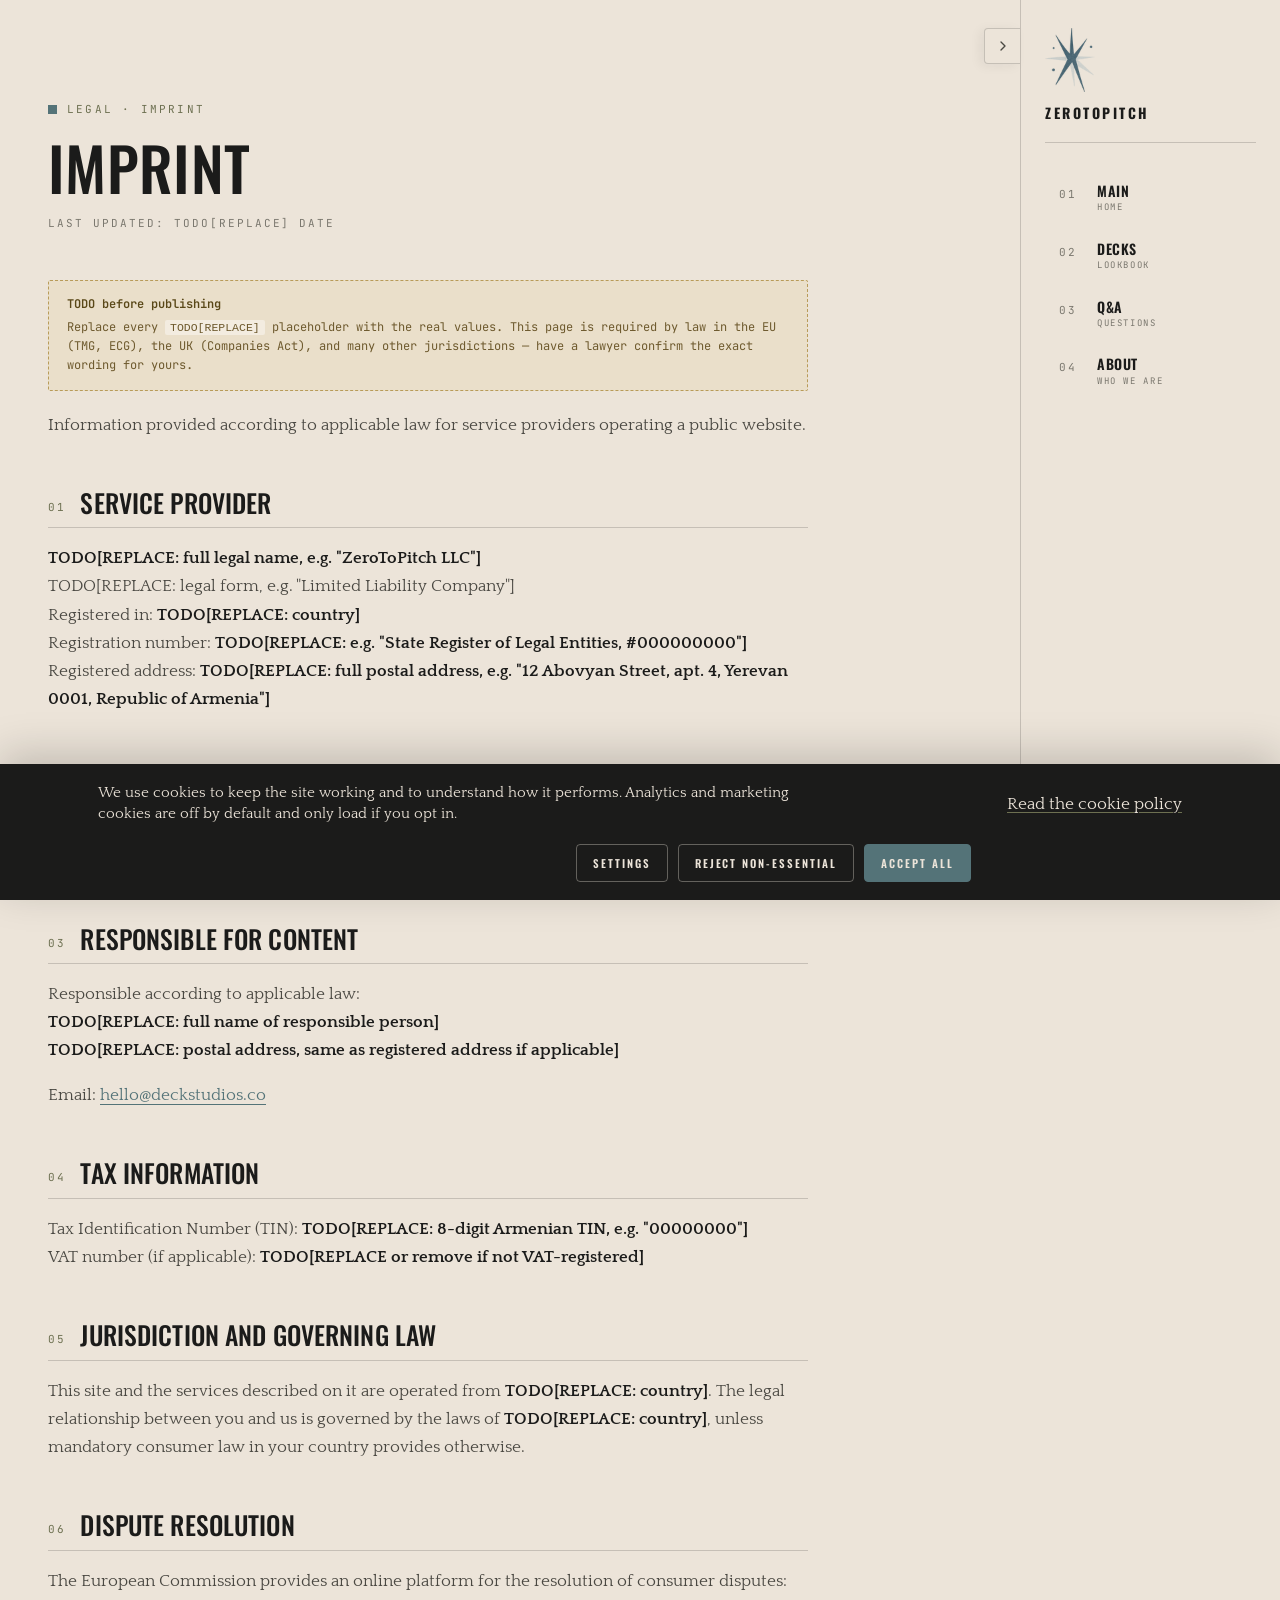
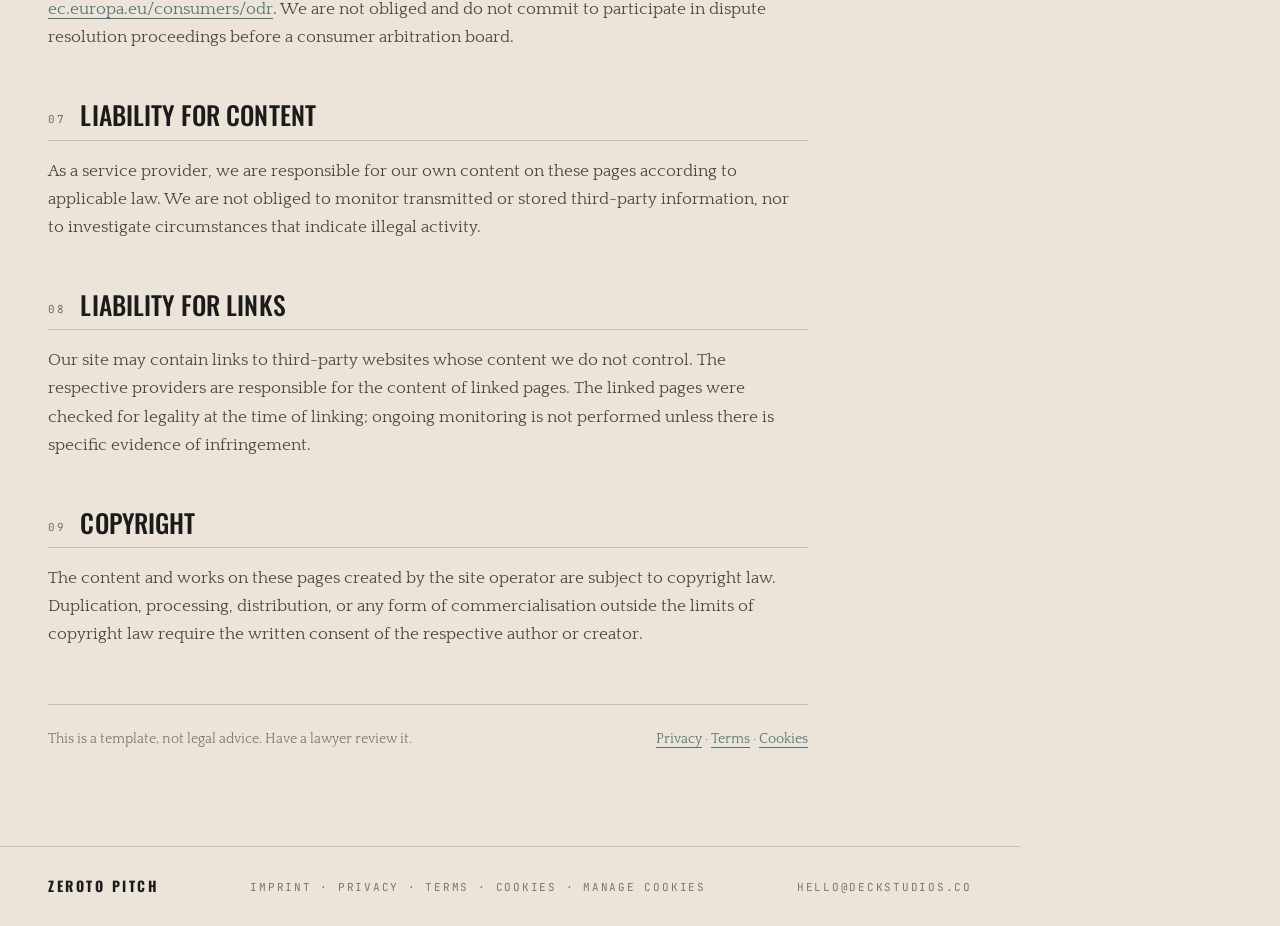
<file: imprint.html>
<!doctype html>
<html lang="en">
<head>
  <meta charset="utf-8" />
  <meta name="viewport" content="width=device-width, initial-scale=1" />
  <title>Imprint — ZeroToPitch</title>
  <meta name="description" content="Legal entity, registration, contact, and responsible person for deckstudios.co. Required for compliance in the EU and UK." />
  <meta name="theme-color" content="#ECE4D9" />

  
  <link rel="apple-touch-icon" href="assets/logo-256.png" />

  <link rel="preconnect" href="https://fonts.googleapis.com" />
  <link rel="preconnect" href="https://fonts.gstatic.com" crossorigin />
  <link href="https://fonts.googleapis.com/css2?family=Oswald:wght@500;600;700&family=Quattrocento:wght@400;700&family=JetBrains+Mono:wght@400;500&display=swap" rel="stylesheet" />

  <link rel="stylesheet" href="styles.css" />
  <link rel="stylesheet" href="pages.css" />
  <link rel="stylesheet" href="legal.css" />
  <link rel="stylesheet" href="cookie-banner.css" />
</head>
<body class="pagePage legalPageBody">

  <aside class="sidebar" aria-label="Site navigation">
    <a class="sidebar__brand" href="index.html" aria-label="ZeroToPitch home">
      <img class="sidebar__logo" src="assets/logo-96.png" alt="ZeroToPitch" width="75" height="96" />
      <span class="sidebar__brandText">ZEROTOPITCH</span>
    </a>
    <nav class="sidebar__nav" aria-label="Primary">
      <a class="sidebar__item" href="index.html" data-page="main"><span class="sidebar__num">01</span><span class="sidebar__name">Main</span><span class="sidebar__sub">Home</span></a>
      <a class="sidebar__item" href="work.html" data-page="decks"><span class="sidebar__num">02</span><span class="sidebar__name">Decks</span><span class="sidebar__sub">Lookbook</span></a>
      <a class="sidebar__item" href="faq.html" data-page="qa"><span class="sidebar__num">03</span><span class="sidebar__name">Q&amp;A</span><span class="sidebar__sub">Questions</span></a>
      <a class="sidebar__item" href="about.html" data-page="about"><span class="sidebar__num">04</span><span class="sidebar__name">About</span><span class="sidebar__sub">Who we are</span></a>
    </nav>
    <div class="sidebar__foot">
      <a class="btn btn--small btn--accent btn--full" href="index.html#contact">Free deck read</a>
    </div>
  </aside>

  <button class="pageFab" id="pageFab" type="button" aria-label="Open page navigation" aria-expanded="false">
    <span class="pageFab__bars" aria-hidden="true"><span></span><span></span><span></span></span>
    <span class="pageFab__label" id="pageFabLabel">Imprint</span>
  </button>

  <main>
    <section class="legalPage">
      <div class="container">
        <header class="legalPage__head">
          <p class="legalPage__eyebrow">Legal &middot; Imprint</p>
          <h1 class="legalPage__title">Imprint</h1>
          <p class="legalPage__meta">Last updated: <span id="lastUpdated">TODO[REPLACE]&nbsp;date</span></p>
        </header>

        <div class="legalPage__body">

          <div class="todoBlock">
            <strong>TODO before publishing</strong>
            Replace every <code>TODO[REPLACE]</code> placeholder with the real values. This page is required by law in the EU (TMG, ECG), the UK (Companies Act), and many other jurisdictions &mdash; have a lawyer confirm the exact wording for yours.
          </div>

          <p>Information provided according to applicable law for service providers operating a public website.</p>

          <h2><span class="legalNum">01</span>Service provider</h2>
          <p>
            <strong>TODO[REPLACE: full legal name, e.g. "ZeroToPitch LLC"]</strong><br>
            TODO[REPLACE: legal form, e.g. "Limited Liability Company"]<br>
            Registered in: <strong>TODO[REPLACE: country]</strong><br>
            Registration number: <strong>TODO[REPLACE: e.g. "State Register of Legal Entities, #000000000"]</strong><br>
            Registered address: <strong>TODO[REPLACE: full postal address, e.g. "12 Abovyan Street, apt. 4, Yerevan 0001, Republic of Armenia"]</strong>
          </p>

          <h2><span class="legalNum">02</span>Contact</h2>
          <p>
            Email: <a href="mailto:hello@deckstudios.co">hello@deckstudios.co</a><br>
            Phone: <strong>TODO[REPLACE, e.g. "+374 11 000 000"]</strong>
          </p>

          <h2><span class="legalNum">03</span>Responsible for content</h2>
          <p>
            Responsible according to applicable law:<br>
            <strong>TODO[REPLACE: full name of responsible person]</strong><br>
            <strong>TODO[REPLACE: postal address, same as registered address if applicable]</strong>
          </p>
          <p>Email: <a href="mailto:hello@deckstudios.co">hello@deckstudios.co</a></p>

          <h2><span class="legalNum">04</span>Tax information</h2>
          <p>
            Tax Identification Number (TIN): <strong>TODO[REPLACE: 8-digit Armenian TIN, e.g. "00000000"]</strong><br>
            VAT number (if applicable): <strong>TODO[REPLACE or remove if not VAT-registered]</strong>
          </p>

          <h2><span class="legalNum">05</span>Jurisdiction and governing law</h2>
          <p>This site and the services described on it are operated from <strong>TODO[REPLACE: country]</strong>. The legal relationship between you and us is governed by the laws of <strong>TODO[REPLACE: country]</strong>, unless mandatory consumer law in your country provides otherwise.</p>

          <h2><span class="legalNum">06</span>Dispute resolution</h2>
          <p>The European Commission provides an online platform for the resolution of consumer disputes: <a href="https://ec.europa.eu/consumers/odr/">ec.europa.eu/consumers/odr</a>. We are not obliged and do not commit to participate in dispute resolution proceedings before a consumer arbitration board.</p>

          <h2><span class="legalNum">07</span>Liability for content</h2>
          <p>As a service provider, we are responsible for our own content on these pages according to applicable law. We are not obliged to monitor transmitted or stored third-party information, nor to investigate circumstances that indicate illegal activity.</p>

          <h2><span class="legalNum">08</span>Liability for links</h2>
          <p>Our site may contain links to third-party websites whose content we do not control. The respective providers are responsible for the content of linked pages. The linked pages were checked for legality at the time of linking; ongoing monitoring is not performed unless there is specific evidence of infringement.</p>

          <h2><span class="legalNum">09</span>Copyright</h2>
          <p>The content and works on these pages created by the site operator are subject to copyright law. Duplication, processing, distribution, or any form of commercialisation outside the limits of copyright law require the written consent of the respective author or creator.</p>

          <div class="legalFooter">
            <span>This is a template, not legal advice. Have a lawyer review it.</span>
            <span><a href="privacy.html">Privacy</a> &middot; <a href="terms.html">Terms</a> &middot; <a href="cookies.html">Cookies</a></span>
          </div>

        </div>
      </div>
    </section>
  </main>

  <footer class="footer">
    <div class="container footer__inner">
      <a class="wordmark wordmark--small" href="index.html">
        ZeroTo&nbsp;Pitch
      </a>
      <p class="footer__meta"><a href="imprint.html">Imprint</a> &middot; <a href="privacy.html">Privacy</a> &middot; <a href="terms.html">Terms</a> &middot; <a href="cookies.html">Cookies</a> &middot; <a href="#" id="manageCookies">Manage cookies</a></p>
      <p class="footer__meta">hello@deckstudios.co</p>
    </div>
  </footer>

  <script src="script.js"></script>
  <script src="pages.js"></script>
  <script src="cookie-banner.js"></script>
  <script>
    document.addEventListener('DOMContentLoaded', function () {
      var mc = document.getElementById('manageCookies');
      if (mc) mc.addEventListener('click', function (e) {
        e.preventDefault();
        if (window.openCookieSettings) window.openCookieSettings();
      });
    });
  </script>
</body>
</html>
</file>
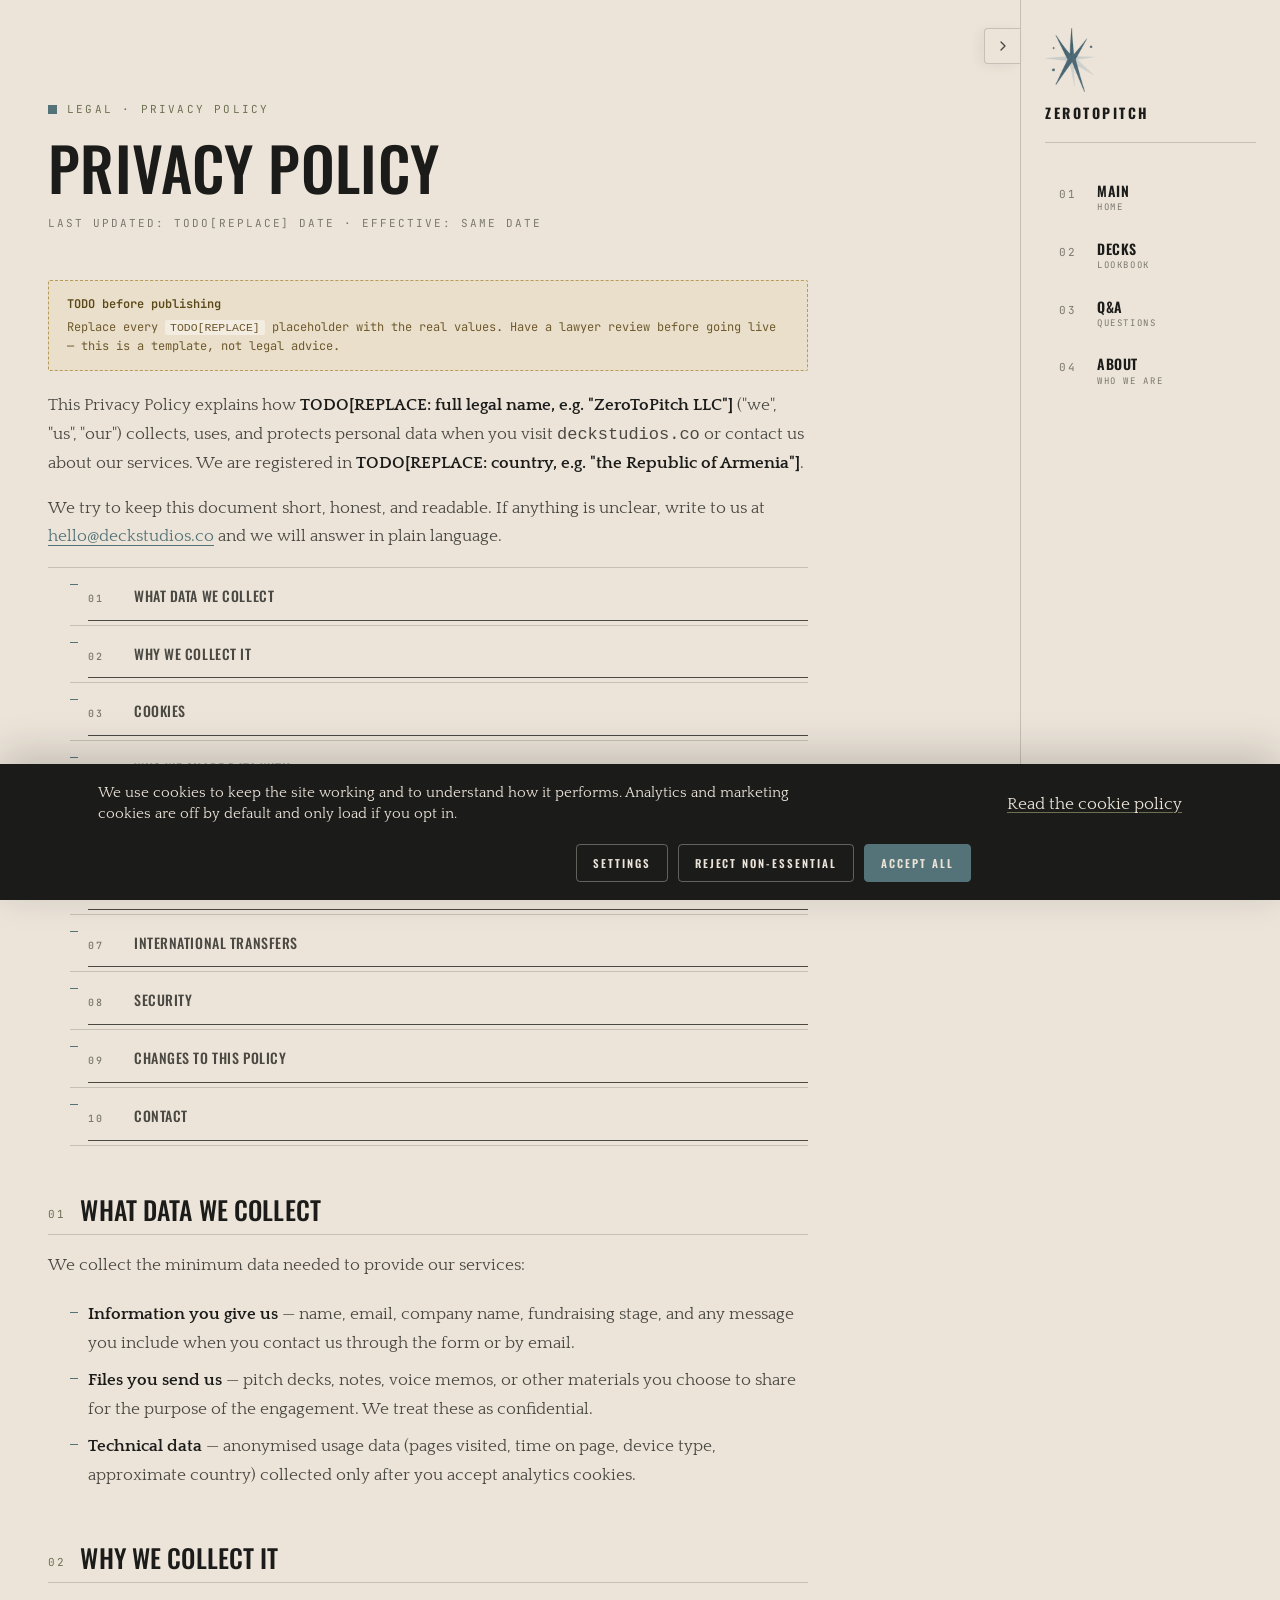
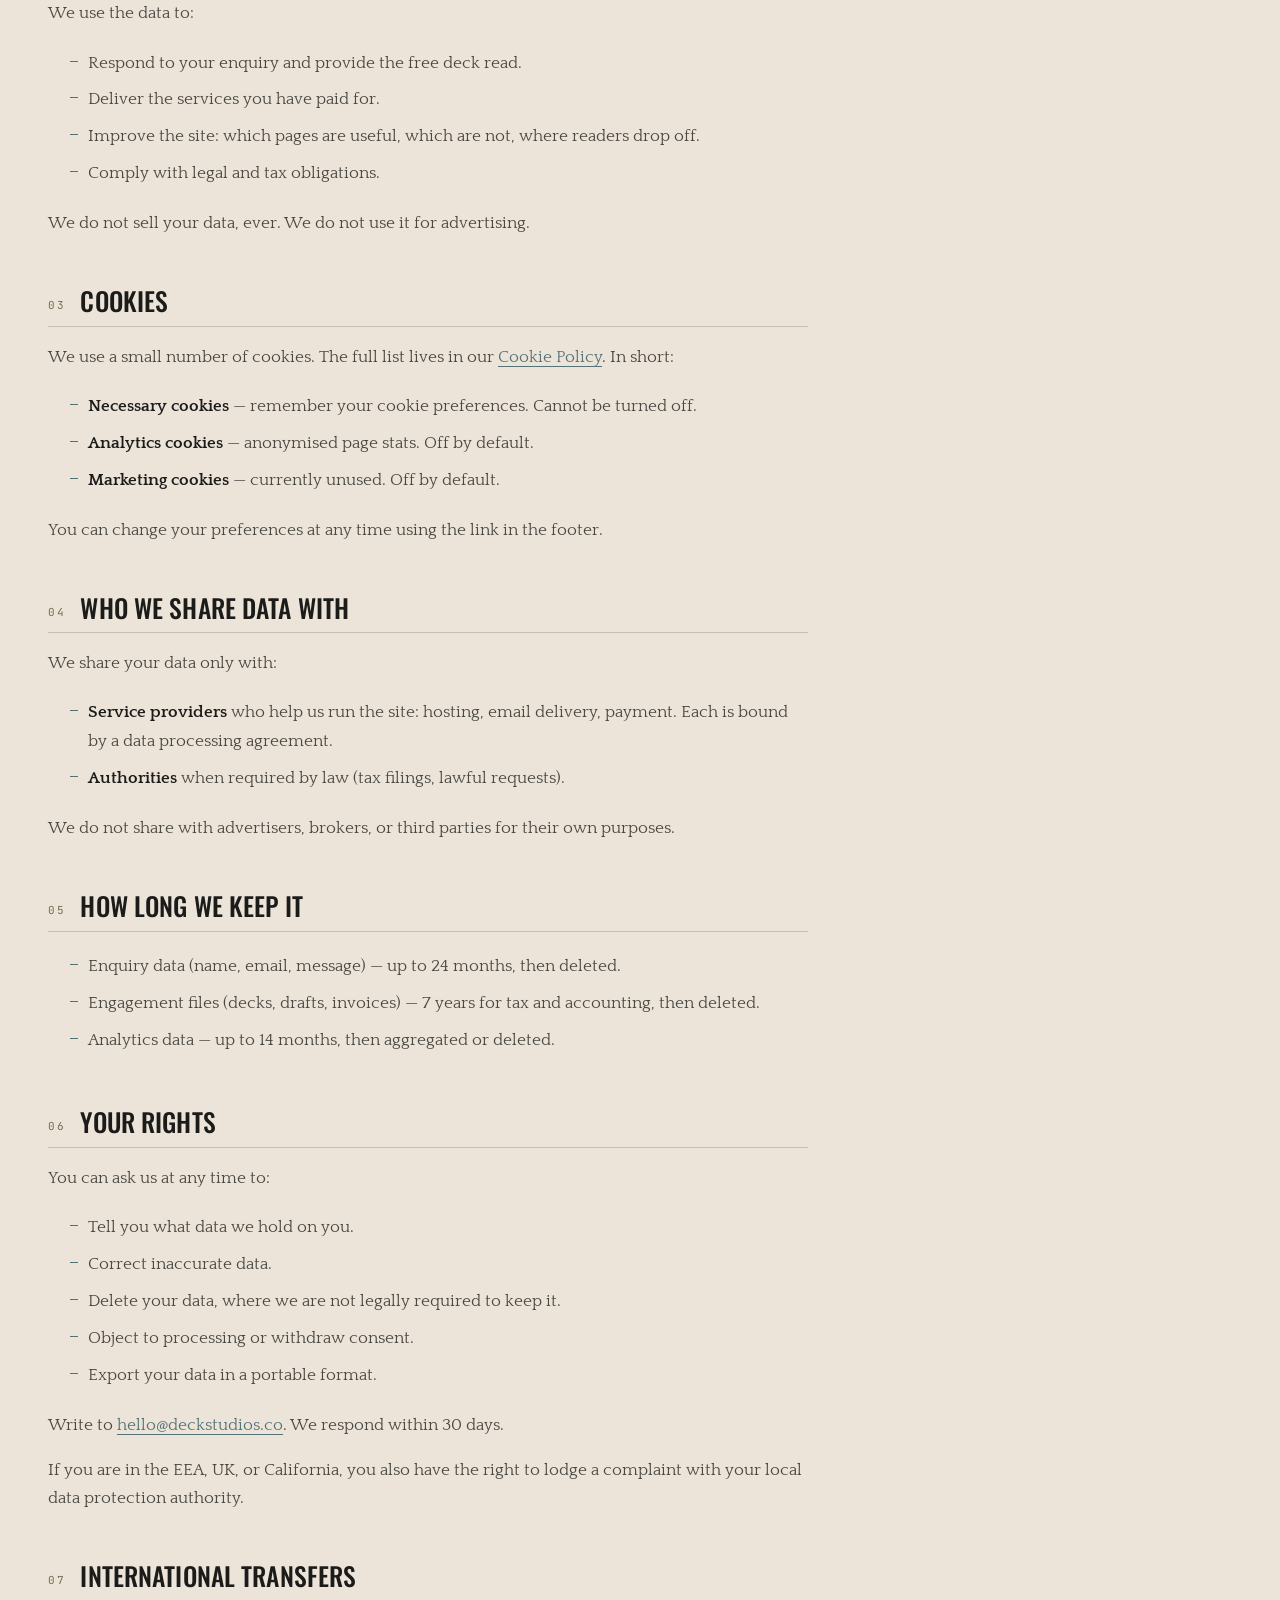
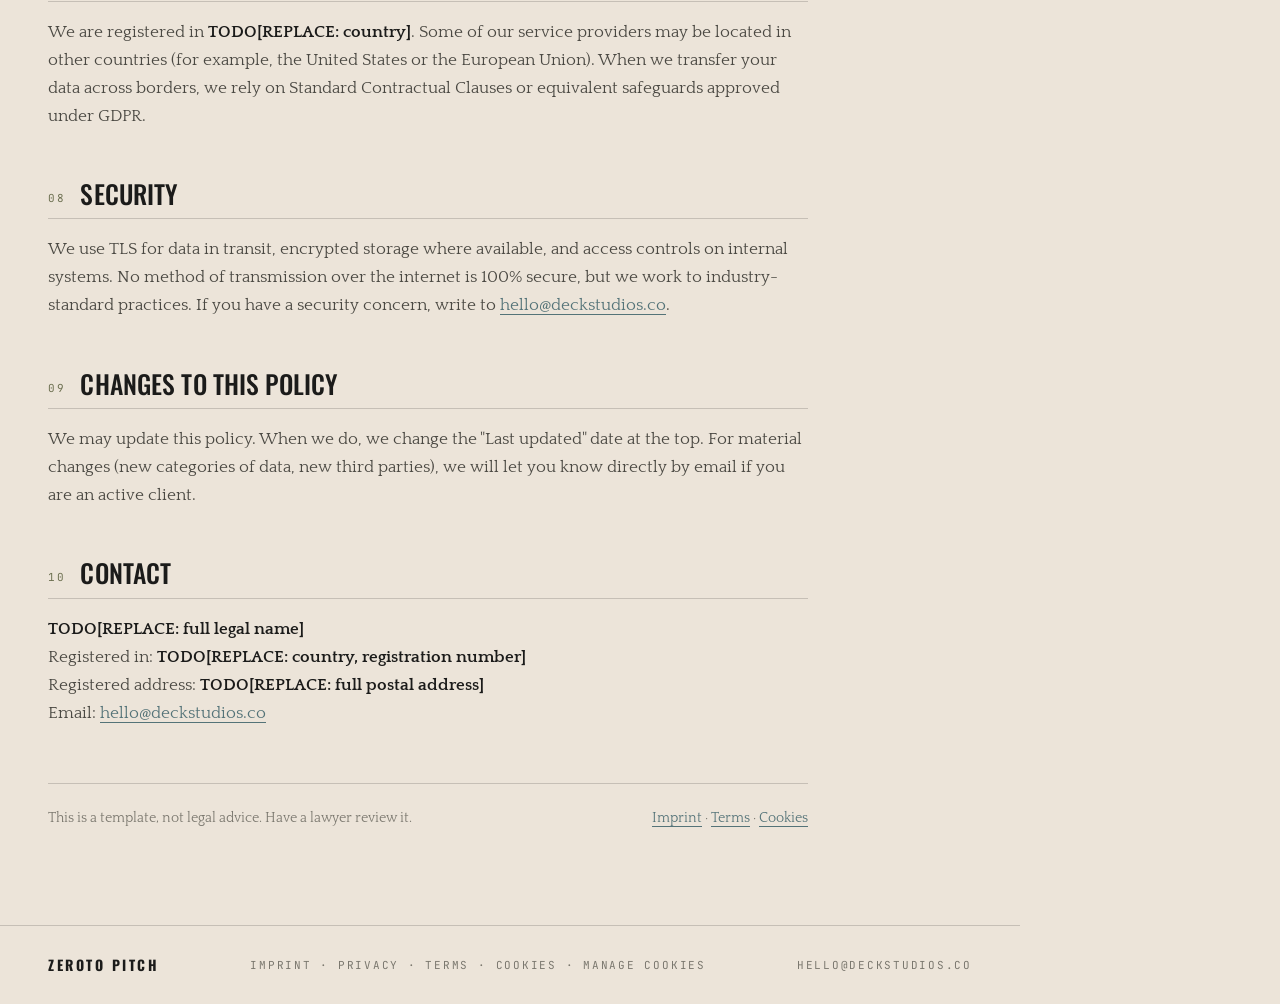
<file: privacy.html>
<!doctype html>
<html lang="en">
<head>
  <meta charset="utf-8" />
  <meta name="viewport" content="width=device-width, initial-scale=1" />
  <title>Privacy Policy — ZeroToPitch</title>
  <meta name="description" content="How ZeroToPitch collects, uses, and protects your personal data. GDPR-aligned privacy policy template." />
  <meta name="theme-color" content="#ECE4D9" />

  
  <link rel="apple-touch-icon" href="assets/logo-256.png" />

  <link rel="preconnect" href="https://fonts.googleapis.com" />
  <link rel="preconnect" href="https://fonts.gstatic.com" crossorigin />
  <link href="https://fonts.googleapis.com/css2?family=Oswald:wght@500;600;700&family=Quattrocento:wght@400;700&family=JetBrains+Mono:wght@400;500&display=swap" rel="stylesheet" />

  <link rel="stylesheet" href="styles.css" />
  <link rel="stylesheet" href="pages.css" />
  <link rel="stylesheet" href="legal.css" />
  <link rel="stylesheet" href="cookie-banner.css" />
</head>
<body class="pagePage legalPageBody">

  <!-- ============== SIDEBAR ============== -->
  <aside class="sidebar" aria-label="Site navigation">
    <a class="sidebar__brand" href="index.html" aria-label="ZeroToPitch home">
      <img class="sidebar__logo" src="assets/logo-96.png" alt="ZeroToPitch" width="75" height="96" />
      <span class="sidebar__brandText">ZEROTOPITCH</span>
    </a>

    <nav class="sidebar__nav" aria-label="Primary">
      <a class="sidebar__item" href="index.html" data-page="main">
        <span class="sidebar__num">01</span>
        <span class="sidebar__name">Main</span>
        <span class="sidebar__sub">Home</span>
      </a>
      <a class="sidebar__item" href="work.html" data-page="decks">
        <span class="sidebar__num">02</span>
        <span class="sidebar__name">Decks</span>
        <span class="sidebar__sub">Lookbook</span>
      </a>
      <a class="sidebar__item" href="faq.html" data-page="qa">
        <span class="sidebar__num">03</span>
        <span class="sidebar__name">Q&amp;A</span>
        <span class="sidebar__sub">Questions</span>
      </a>
      <a class="sidebar__item" href="about.html" data-page="about">
        <span class="sidebar__num">04</span>
        <span class="sidebar__name">About</span>
        <span class="sidebar__sub">Who we are</span>
      </a>
    </nav>

    <div class="sidebar__foot">
      <a class="btn btn--small btn--accent btn--full" href="index.html#contact">Free deck read</a>
    </div>
  </aside>

  <button class="pageFab" id="pageFab" type="button" aria-label="Open page navigation" aria-expanded="false">
    <span class="pageFab__bars" aria-hidden="true">
      <span></span><span></span><span></span>
    </span>
    <span class="pageFab__label" id="pageFabLabel">Privacy</span>
  </button>

  <main>
    <section class="legalPage">
      <div class="container">
        <header class="legalPage__head">
          <p class="legalPage__eyebrow">Legal &middot; Privacy Policy</p>
          <h1 class="legalPage__title">Privacy Policy</h1>
          <p class="legalPage__meta">Last updated: <span id="lastUpdated">TODO[REPLACE]&nbsp;date</span> &middot; Effective: same date</p>
        </header>

        <div class="legalPage__body">

          <div class="todoBlock">
            <strong>TODO before publishing</strong>
            Replace every <code>TODO[REPLACE]</code> placeholder with the real values. Have a lawyer review before going live — this is a template, not legal advice.
          </div>

          <p>This Privacy Policy explains how <strong>TODO[REPLACE: full legal name, e.g. "ZeroToPitch LLC"]</strong> ("we", "us", "our") collects, uses, and protects personal data when you visit <code>deckstudios.co</code> or contact us about our services. We are registered in <strong>TODO[REPLACE: country, e.g. "the Republic of Armenia"]</strong>.</p>

          <p>We try to keep this document short, honest, and readable. If anything is unclear, write to us at <a href="mailto:hello@deckstudios.co">hello@deckstudios.co</a> and we will answer in plain language.</p>

          <ul class="legalToc">
            <li><a href="#data"><span class="legalToc__num">01</span>What data we collect</a></li>
            <li><a href="#why"><span class="legalToc__num">02</span>Why we collect it</a></li>
            <li><a href="#cookies"><span class="legalToc__num">03</span>Cookies</a></li>
            <li><a href="#sharing"><span class="legalToc__num">04</span>Who we share data with</a></li>
            <li><a href="#retention"><span class="legalToc__num">05</span>How long we keep it</a></li>
            <li><a href="#rights"><span class="legalToc__num">06</span>Your rights</a></li>
            <li><a href="#transfer"><span class="legalToc__num">07</span>International transfers</a></li>
            <li><a href="#security"><span class="legalToc__num">08</span>Security</a></li>
            <li><a href="#changes"><span class="legalToc__num">09</span>Changes to this policy</a></li>
            <li><a href="#contact"><span class="legalToc__num">10</span>Contact</a></li>
          </ul>

          <h2 id="data"><span class="legalNum">01</span>What data we collect</h2>
          <p>We collect the minimum data needed to provide our services:</p>
          <ul>
            <li><strong>Information you give us</strong> &mdash; name, email, company name, fundraising stage, and any message you include when you contact us through the form or by email.</li>
            <li><strong>Files you send us</strong> &mdash; pitch decks, notes, voice memos, or other materials you choose to share for the purpose of the engagement. We treat these as confidential.</li>
            <li><strong>Technical data</strong> &mdash; anonymised usage data (pages visited, time on page, device type, approximate country) collected only after you accept analytics cookies.</li>
          </ul>

          <h2 id="why"><span class="legalNum">02</span>Why we collect it</h2>
          <p>We use the data to:</p>
          <ul>
            <li>Respond to your enquiry and provide the free deck read.</li>
            <li>Deliver the services you have paid for.</li>
            <li>Improve the site: which pages are useful, which are not, where readers drop off.</li>
            <li>Comply with legal and tax obligations.</li>
          </ul>
          <p>We do not sell your data, ever. We do not use it for advertising.</p>

          <h2 id="cookies"><span class="legalNum">03</span>Cookies</h2>
          <p>We use a small number of cookies. The full list lives in our <a href="cookies.html">Cookie Policy</a>. In short:</p>
          <ul>
            <li><strong>Necessary cookies</strong> &mdash; remember your cookie preferences. Cannot be turned off.</li>
            <li><strong>Analytics cookies</strong> &mdash; anonymised page stats. Off by default.</li>
            <li><strong>Marketing cookies</strong> &mdash; currently unused. Off by default.</li>
          </ul>
          <p>You can change your preferences at any time using the link in the footer.</p>

          <h2 id="sharing"><span class="legalNum">04</span>Who we share data with</h2>
          <p>We share your data only with:</p>
          <ul>
            <li><strong>Service providers</strong> who help us run the site: hosting, email delivery, payment. Each is bound by a data processing agreement.</li>
            <li><strong>Authorities</strong> when required by law (tax filings, lawful requests).</li>
          </ul>
          <p>We do not share with advertisers, brokers, or third parties for their own purposes.</p>

          <h2 id="retention"><span class="legalNum">05</span>How long we keep it</h2>
          <ul>
            <li>Enquiry data (name, email, message) &mdash; up to 24 months, then deleted.</li>
            <li>Engagement files (decks, drafts, invoices) &mdash; 7 years for tax and accounting, then deleted.</li>
            <li>Analytics data &mdash; up to 14 months, then aggregated or deleted.</li>
          </ul>

          <h2 id="rights"><span class="legalNum">06</span>Your rights</h2>
          <p>You can ask us at any time to:</p>
          <ul>
            <li>Tell you what data we hold on you.</li>
            <li>Correct inaccurate data.</li>
            <li>Delete your data, where we are not legally required to keep it.</li>
            <li>Object to processing or withdraw consent.</li>
            <li>Export your data in a portable format.</li>
          </ul>
          <p>Write to <a href="mailto:hello@deckstudios.co">hello@deckstudios.co</a>. We respond within 30 days.</p>
          <p>If you are in the EEA, UK, or California, you also have the right to lodge a complaint with your local data protection authority.</p>

          <h2 id="transfer"><span class="legalNum">07</span>International transfers</h2>
          <p>We are registered in <strong>TODO[REPLACE: country]</strong>. Some of our service providers may be located in other countries (for example, the United States or the European Union). When we transfer your data across borders, we rely on Standard Contractual Clauses or equivalent safeguards approved under GDPR.</p>

          <h2 id="security"><span class="legalNum">08</span>Security</h2>
          <p>We use TLS for data in transit, encrypted storage where available, and access controls on internal systems. No method of transmission over the internet is 100% secure, but we work to industry-standard practices. If you have a security concern, write to <a href="mailto:hello@deckstudios.co">hello@deckstudios.co</a>.</p>

          <h2 id="changes"><span class="legalNum">09</span>Changes to this policy</h2>
          <p>We may update this policy. When we do, we change the "Last updated" date at the top. For material changes (new categories of data, new third parties), we will let you know directly by email if you are an active client.</p>

          <h2 id="contact"><span class="legalNum">10</span>Contact</h2>
          <p><strong>TODO[REPLACE: full legal name]</strong><br>
          Registered in: <strong>TODO[REPLACE: country, registration number]</strong><br>
          Registered address: <strong>TODO[REPLACE: full postal address]</strong><br>
          Email: <a href="mailto:hello@deckstudios.co">hello@deckstudios.co</a></p>

          <div class="legalFooter">
            <span>This is a template, not legal advice. Have a lawyer review it.</span>
            <span><a href="imprint.html">Imprint</a> &middot; <a href="terms.html">Terms</a> &middot; <a href="cookies.html">Cookies</a></span>
          </div>

        </div>
      </div>
    </section>
  </main>

  <footer class="footer">
    <div class="container footer__inner">
      <a class="wordmark wordmark--small" href="index.html">
        ZeroTo&nbsp;Pitch
      </a>
      <p class="footer__meta"><a href="imprint.html">Imprint</a> &middot; <a href="privacy.html">Privacy</a> &middot; <a href="terms.html">Terms</a> &middot; <a href="cookies.html">Cookies</a> &middot; <a href="#" id="manageCookies">Manage cookies</a></p>
      <p class="footer__meta">hello@deckstudios.co</p>
    </div>
  </footer>

  <script src="script.js"></script>
  <script src="pages.js"></script>
  <script src="cookie-banner.js"></script>
  <script>
    document.addEventListener('DOMContentLoaded', function () {
      var mc = document.getElementById('manageCookies');
      if (mc) mc.addEventListener('click', function (e) {
        e.preventDefault();
        if (window.openCookieSettings) window.openCookieSettings();
      });
    });
  </script>
</body>
</html>
</file>
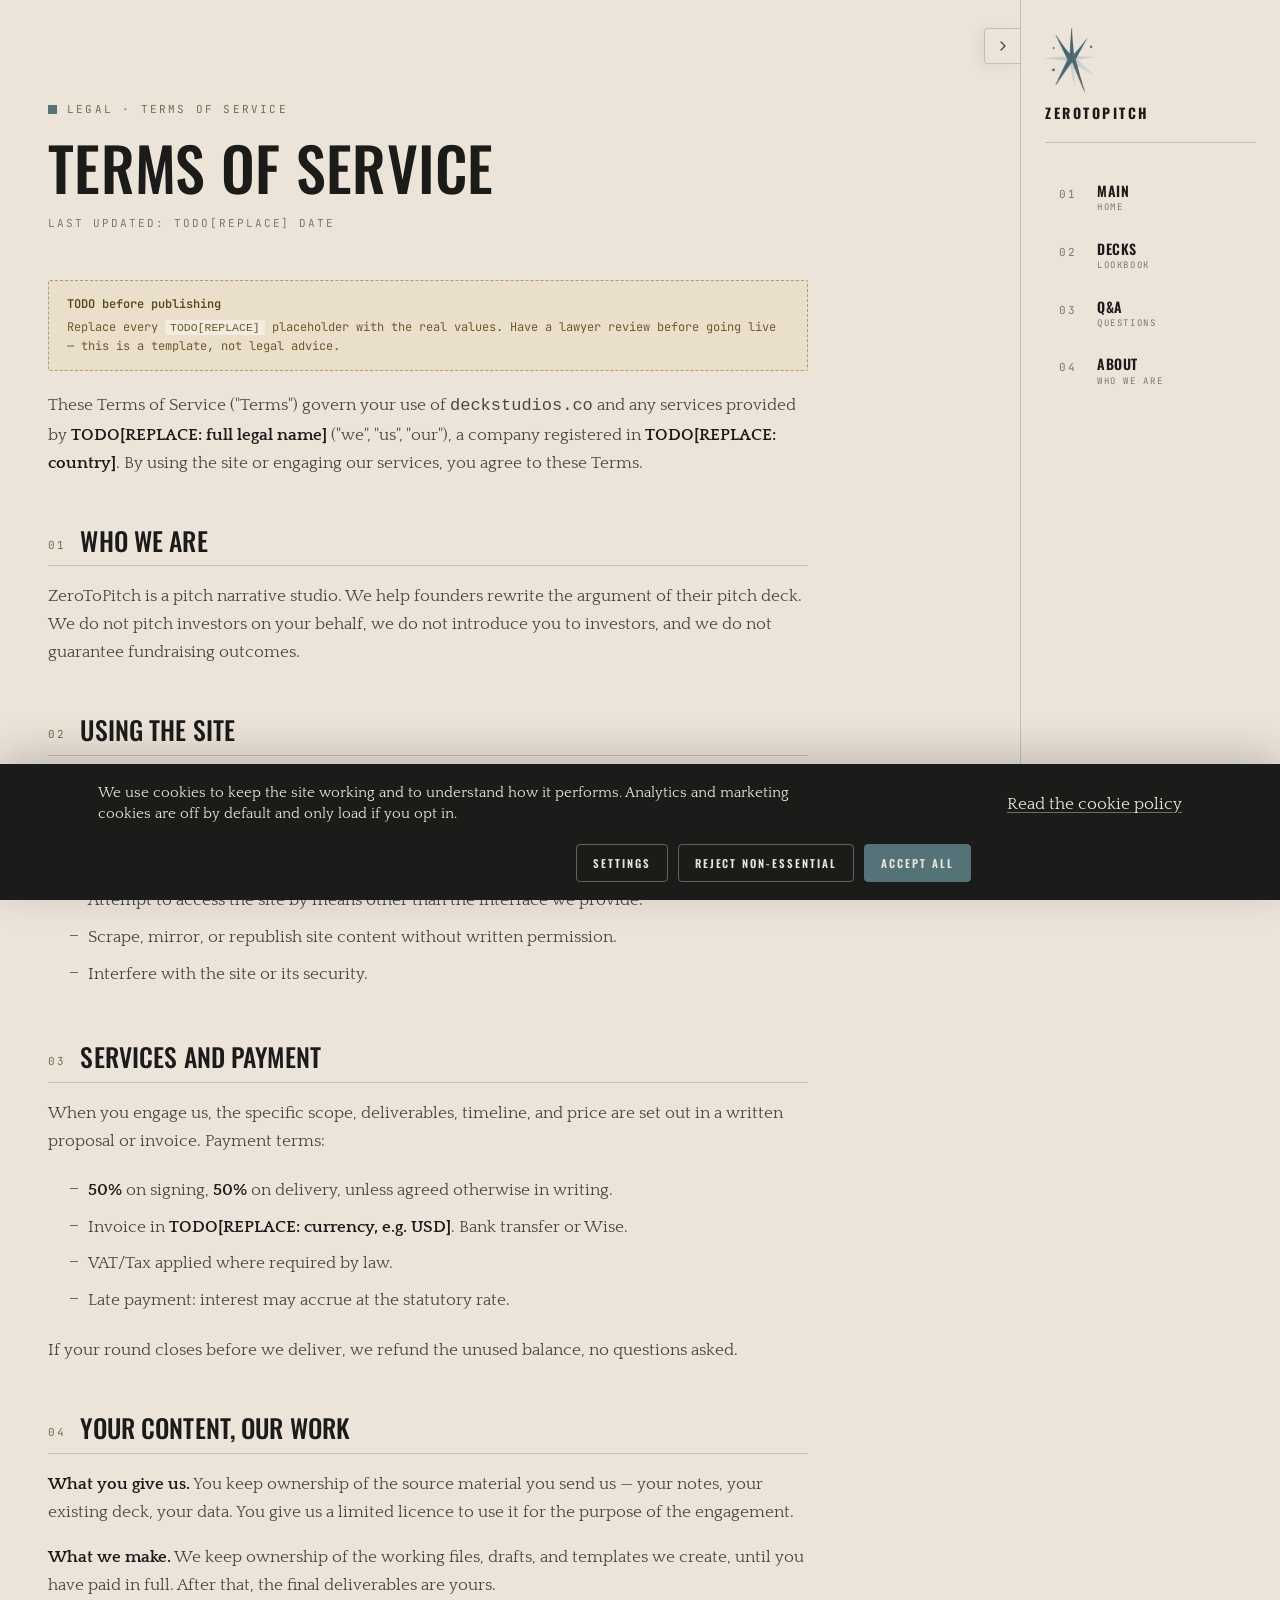
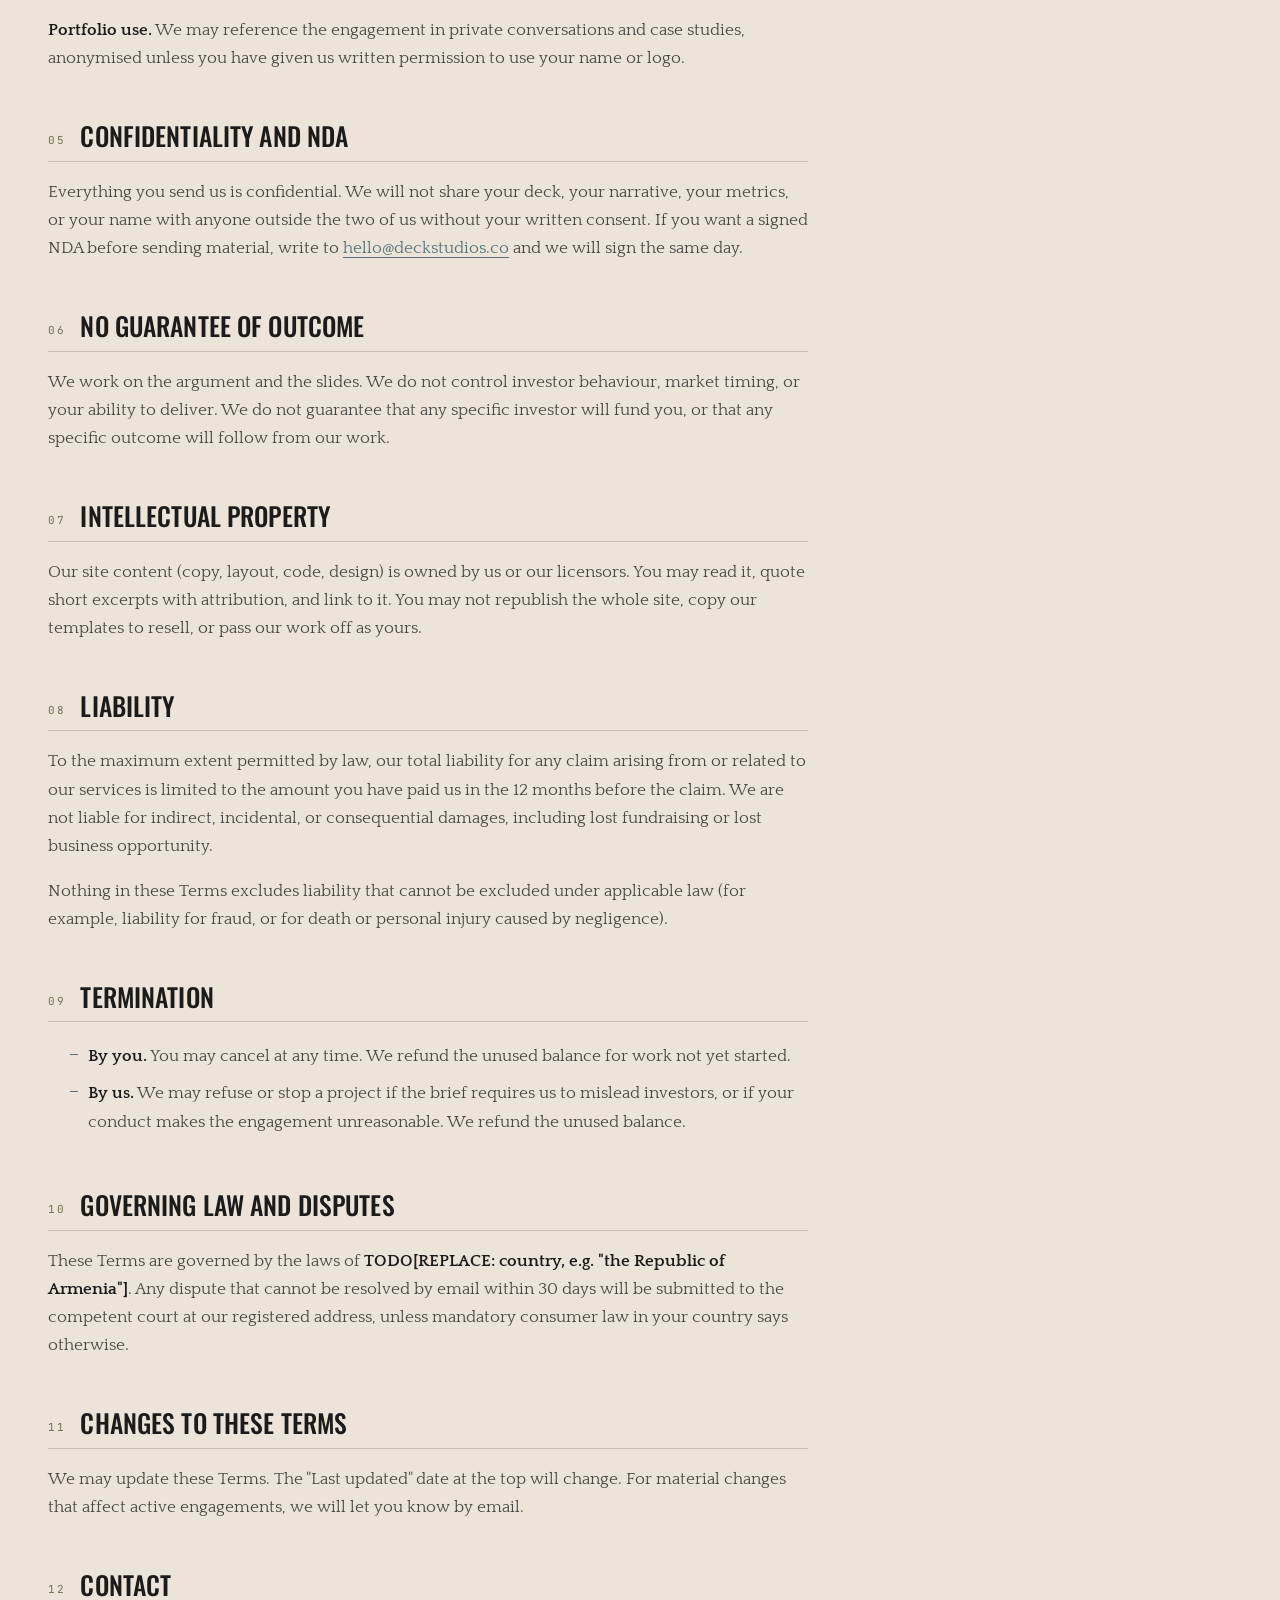
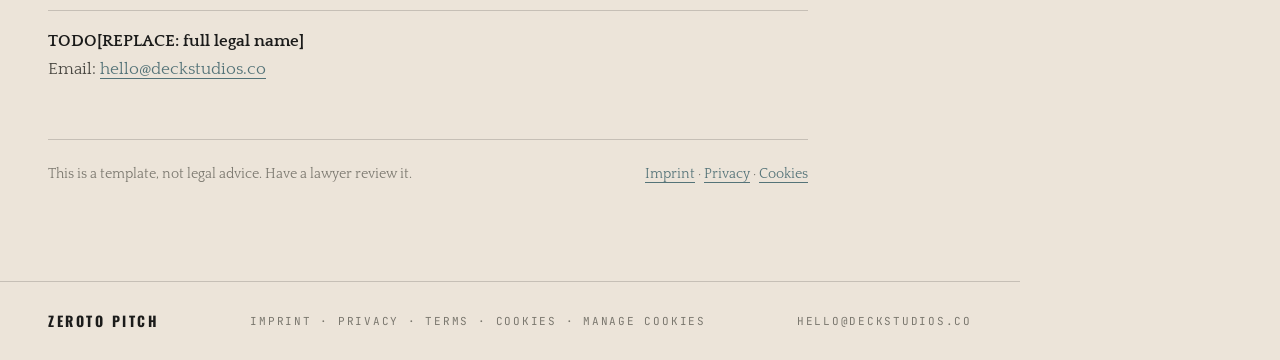
<file: terms.html>
<!doctype html>
<html lang="en">
<head>
  <meta charset="utf-8" />
  <meta name="viewport" content="width=device-width, initial-scale=1" />
  <title>Terms of Service — ZeroToPitch</title>
  <meta name="description" content="Terms governing the use of deckstudios.co and the services provided by ZeroToPitch." />
  <meta name="theme-color" content="#ECE4D9" />

  
  <link rel="apple-touch-icon" href="assets/logo-256.png" />

  <link rel="preconnect" href="https://fonts.googleapis.com" />
  <link rel="preconnect" href="https://fonts.gstatic.com" crossorigin />
  <link href="https://fonts.googleapis.com/css2?family=Oswald:wght@500;600;700&family=Quattrocento:wght@400;700&family=JetBrains+Mono:wght@400;500&display=swap" rel="stylesheet" />

  <link rel="stylesheet" href="styles.css" />
  <link rel="stylesheet" href="pages.css" />
  <link rel="stylesheet" href="legal.css" />
  <link rel="stylesheet" href="cookie-banner.css" />
</head>
<body class="pagePage legalPageBody">

  <aside class="sidebar" aria-label="Site navigation">
    <a class="sidebar__brand" href="index.html" aria-label="ZeroToPitch home">
      <img class="sidebar__logo" src="assets/logo-96.png" alt="ZeroToPitch" width="75" height="96" />
      <span class="sidebar__brandText">ZEROTOPITCH</span>
    </a>
    <nav class="sidebar__nav" aria-label="Primary">
      <a class="sidebar__item" href="index.html" data-page="main"><span class="sidebar__num">01</span><span class="sidebar__name">Main</span><span class="sidebar__sub">Home</span></a>
      <a class="sidebar__item" href="work.html" data-page="decks"><span class="sidebar__num">02</span><span class="sidebar__name">Decks</span><span class="sidebar__sub">Lookbook</span></a>
      <a class="sidebar__item" href="faq.html" data-page="qa"><span class="sidebar__num">03</span><span class="sidebar__name">Q&amp;A</span><span class="sidebar__sub">Questions</span></a>
      <a class="sidebar__item" href="about.html" data-page="about"><span class="sidebar__num">04</span><span class="sidebar__name">About</span><span class="sidebar__sub">Who we are</span></a>
    </nav>
    <div class="sidebar__foot">
      <a class="btn btn--small btn--accent btn--full" href="index.html#contact">Free deck read</a>
    </div>
  </aside>

  <button class="pageFab" id="pageFab" type="button" aria-label="Open page navigation" aria-expanded="false">
    <span class="pageFab__bars" aria-hidden="true"><span></span><span></span><span></span></span>
    <span class="pageFab__label" id="pageFabLabel">Terms</span>
  </button>

  <main>
    <section class="legalPage">
      <div class="container">
        <header class="legalPage__head">
          <p class="legalPage__eyebrow">Legal &middot; Terms of Service</p>
          <h1 class="legalPage__title">Terms of Service</h1>
          <p class="legalPage__meta">Last updated: <span id="lastUpdated">TODO[REPLACE]&nbsp;date</span></p>
        </header>

        <div class="legalPage__body">

          <div class="todoBlock">
            <strong>TODO before publishing</strong>
            Replace every <code>TODO[REPLACE]</code> placeholder with the real values. Have a lawyer review before going live &mdash; this is a template, not legal advice.
          </div>

          <p>These Terms of Service ("Terms") govern your use of <code>deckstudios.co</code> and any services provided by <strong>TODO[REPLACE: full legal name]</strong> ("we", "us", "our"), a company registered in <strong>TODO[REPLACE: country]</strong>. By using the site or engaging our services, you agree to these Terms.</p>

          <h2><span class="legalNum">01</span>Who we are</h2>
          <p>ZeroToPitch is a pitch narrative studio. We help founders rewrite the argument of their pitch deck. We do not pitch investors on your behalf, we do not introduce you to investors, and we do not guarantee fundraising outcomes.</p>

          <h2><span class="legalNum">02</span>Using the site</h2>
          <p>You may use the site to learn about our services, request a free deck read, and engage us if we are a fit. You agree not to:</p>
          <ul>
            <li>Use the site for any unlawful purpose.</li>
            <li>Attempt to access the site by means other than the interface we provide.</li>
            <li>Scrape, mirror, or republish site content without written permission.</li>
            <li>Interfere with the site or its security.</li>
          </ul>

          <h2><span class="legalNum">03</span>Services and payment</h2>
          <p>When you engage us, the specific scope, deliverables, timeline, and price are set out in a written proposal or invoice. Payment terms:</p>
          <ul>
            <li><strong>50%</strong> on signing, <strong>50%</strong> on delivery, unless agreed otherwise in writing.</li>
            <li>Invoice in <strong>TODO[REPLACE: currency, e.g. USD]</strong>. Bank transfer or Wise.</li>
            <li>VAT/Tax applied where required by law.</li>
            <li>Late payment: interest may accrue at the statutory rate.</li>
          </ul>
          <p>If your round closes before we deliver, we refund the unused balance, no questions asked.</p>

          <h2><span class="legalNum">04</span>Your content, our work</h2>
          <p><strong>What you give us.</strong> You keep ownership of the source material you send us &mdash; your notes, your existing deck, your data. You give us a limited licence to use it for the purpose of the engagement.</p>
          <p><strong>What we make.</strong> We keep ownership of the working files, drafts, and templates we create, until you have paid in full. After that, the final deliverables are yours.</p>
          <p><strong>Portfolio use.</strong> We may reference the engagement in private conversations and case studies, anonymised unless you have given us written permission to use your name or logo.</p>

          <h2><span class="legalNum">05</span>Confidentiality and NDA</h2>
          <p>Everything you send us is confidential. We will not share your deck, your narrative, your metrics, or your name with anyone outside the two of us without your written consent. If you want a signed NDA before sending material, write to <a href="mailto:hello@deckstudios.co">hello@deckstudios.co</a> and we will sign the same day.</p>

          <h2><span class="legalNum">06</span>No guarantee of outcome</h2>
          <p>We work on the argument and the slides. We do not control investor behaviour, market timing, or your ability to deliver. We do not guarantee that any specific investor will fund you, or that any specific outcome will follow from our work.</p>

          <h2><span class="legalNum">07</span>Intellectual property</h2>
          <p>Our site content (copy, layout, code, design) is owned by us or our licensors. You may read it, quote short excerpts with attribution, and link to it. You may not republish the whole site, copy our templates to resell, or pass our work off as yours.</p>

          <h2><span class="legalNum">08</span>Liability</h2>
          <p>To the maximum extent permitted by law, our total liability for any claim arising from or related to our services is limited to the amount you have paid us in the 12 months before the claim. We are not liable for indirect, incidental, or consequential damages, including lost fundraising or lost business opportunity.</p>
          <p>Nothing in these Terms excludes liability that cannot be excluded under applicable law (for example, liability for fraud, or for death or personal injury caused by negligence).</p>

          <h2><span class="legalNum">09</span>Termination</h2>
          <ul>
            <li><strong>By you.</strong> You may cancel at any time. We refund the unused balance for work not yet started.</li>
            <li><strong>By us.</strong> We may refuse or stop a project if the brief requires us to mislead investors, or if your conduct makes the engagement unreasonable. We refund the unused balance.</li>
          </ul>

          <h2><span class="legalNum">10</span>Governing law and disputes</h2>
          <p>These Terms are governed by the laws of <strong>TODO[REPLACE: country, e.g. "the Republic of Armenia"]</strong>. Any dispute that cannot be resolved by email within 30 days will be submitted to the competent court at our registered address, unless mandatory consumer law in your country says otherwise.</p>

          <h2><span class="legalNum">11</span>Changes to these Terms</h2>
          <p>We may update these Terms. The "Last updated" date at the top will change. For material changes that affect active engagements, we will let you know by email.</p>

          <h2><span class="legalNum">12</span>Contact</h2>
          <p><strong>TODO[REPLACE: full legal name]</strong><br>
          Email: <a href="mailto:hello@deckstudios.co">hello@deckstudios.co</a></p>

          <div class="legalFooter">
            <span>This is a template, not legal advice. Have a lawyer review it.</span>
            <span><a href="imprint.html">Imprint</a> &middot; <a href="privacy.html">Privacy</a> &middot; <a href="cookies.html">Cookies</a></span>
          </div>

        </div>
      </div>
    </section>
  </main>

  <footer class="footer">
    <div class="container footer__inner">
      <a class="wordmark wordmark--small" href="index.html">
        ZeroTo&nbsp;Pitch
      </a>
      <p class="footer__meta"><a href="imprint.html">Imprint</a> &middot; <a href="privacy.html">Privacy</a> &middot; <a href="terms.html">Terms</a> &middot; <a href="cookies.html">Cookies</a> &middot; <a href="#" id="manageCookies">Manage cookies</a></p>
      <p class="footer__meta">hello@deckstudios.co</p>
    </div>
  </footer>

  <script src="script.js"></script>
  <script src="pages.js"></script>
  <script src="cookie-banner.js"></script>
  <script>
    document.addEventListener('DOMContentLoaded', function () {
      var mc = document.getElementById('manageCookies');
      if (mc) mc.addEventListener('click', function (e) {
        e.preventDefault();
        if (window.openCookieSettings) window.openCookieSettings();
      });
    });
  </script>
</body>
</html>
</file>
<file: styles.css>
/* =========================================
   ZeroToPitch — styles v2
   Fonts: Oswald (display) + Quattrocento (serif body) + JetBrains Mono (mono)
   Base:   warm off-white #ECE4D9
   Ink:    deep #1B1B1A
   Accent: muted teal-slate #547378
   Accent-2: olive #6D7051
   Soft:   #B9C2C1 (cool sage) / #CAB49D (warm sand)
   ========================================= */

:root {
  --bg:        #ECE4D9;
  --bg-soft:   #E3D9C9;
  --ink:       #1B1B1A;
  --ink-soft:  #4A4842;
  --ink-mute:  #7A776E;
  --line:      rgba(27,27,26,0.18);
  --accent:    #547378;
  --accent-2:  #6D7051;
  --soft-cool: #B9C2C1;
  --soft-warm: #CAB49D;
  --accent-ink: #ECE4D9;
  --maxw: 1180px;
  --pad:  clamp(20px, 4vw, 48px);
  --r:    4px;
}

* { box-sizing: border-box; }
html { scroll-behavior: smooth; }

body {
  margin: 0;
  background: var(--bg);
  color: var(--ink);
  font-family: 'Quattrocento', Georgia, 'Times New Roman', serif;
  font-weight: 400;
  font-size: 17px;
  line-height: 1.6;
  -webkit-font-smoothing: antialiased;
  text-rendering: optimizeLegibility;
}

img, svg { display: block; max-width: 100%; }
a { color: inherit; text-decoration: none; }

.container {
  max-width: var(--maxw);
  margin: 0 auto;
  padding-left: var(--pad);
  padding-right: var(--pad);
}

/* ---------- Typography ---------- */

/* Display family: Oswald. Used for big headlines, section titles, tier names, prices.
   We keep them visually tight with negative tracking, the natural Oswald feel. */
.display,
h1, h2, h3, h4 {
  font-family: 'Oswald', 'Arial Narrow', Impact, sans-serif;
  font-weight: 700;
  letter-spacing: 0.005em;
  color: var(--ink);
  margin: 0;
  text-transform: uppercase;
}

h1 { font-size: clamp(40px, 6.4vw, 84px); line-height: 1.0; }
h2 { font-size: clamp(32px, 4.2vw, 56px); line-height: 1.02; }
h3 { font-size: clamp(18px, 1.6vw, 22px); line-height: 1.15; font-weight: 600; }
h4 { font-size: 14px; letter-spacing: 0.16em; font-weight: 600; }

/* Body serif: Quattrocento Regular — for paragraphs, sub-headlines, tier body. */
p, li, blockquote, label, input, select, textarea, button {
  font-family: 'Quattrocento', Georgia, serif;
  font-weight: 400;
}

p { margin: 0 0 1em; color: var(--ink-soft); font-size: 17px; line-height: 1.65; }
p:last-child { margin-bottom: 0; }

/* Sub-headline: serif, italic-feel via Oswald-light alternative? Quattrocento is only 400/700.
   Use Quattrocento at a slightly larger size for editorial subheadings. */
.subhead {
  font-family: 'Quattrocento', Georgia, serif;
  font-weight: 400;
  font-size: clamp(18px, 1.5vw, 22px);
  line-height: 1.45;
  color: var(--ink-soft);
  max-width: 60ch;
}

/* Em inside display headlines — keep it Oswald but color it accent */
em, .em { font-style: normal; color: var(--accent); }

.ul {
  display: inline-block;
  box-shadow: inset 0 -0.16em 0 var(--accent);
  padding: 0 0.04em;
}

/* Mono labels */
.mono,
.eyebrow,
.section-label,
.section-note,
.tier__name,
.case__sector,
.tier__badge,
.tier__tag {
  font-family: 'JetBrains Mono', ui-monospace, monospace;
  font-size: 11px;
  letter-spacing: 0.18em;
  text-transform: uppercase;
  color: var(--ink-mute);
  margin: 0 0 18px;
  display: inline-flex;
  align-items: center;
  gap: 10px;
}
.eyebrow__square {
  width: 9px; height: 9px;
  background: var(--accent);
  display: inline-block;
}
.eyebrow__square--olive { background: var(--accent-2); }

/* ---------- Buttons ---------- */
.btn {
  display: inline-flex;
  align-items: center;
  justify-content: center;
  gap: 8px;
  padding: 14px 22px;
  font-family: 'Oswald', sans-serif;
  font-weight: 600;
  font-size: 14px;
  letter-spacing: 0.14em;
  text-transform: uppercase;
  border-radius: var(--r);
  border: 1px solid transparent;
  cursor: pointer;
  transition: background 160ms ease, color 160ms ease, border-color 160ms ease, transform 160ms ease;
  text-align: center;
  white-space: nowrap;
}
.btn--accent {
  background: var(--accent);
  color: var(--accent-ink);
  border-color: var(--accent);
}
.btn--accent:hover { background: #455f63; border-color: #455f63; }

.btn--ghost {
  background: transparent;
  color: var(--ink);
  border-color: var(--line);
}
.btn--ghost:hover { border-color: var(--ink); }

.btn--small { padding: 10px 16px; font-size: 12px; letter-spacing: 0.12em; }
.btn--full  { width: 100%; }

/* ---------- Nav ---------- */
.nav {
  position: sticky;
  top: 0;
  z-index: 50;
  background: rgba(236, 228, 217, 0.88);
  backdrop-filter: saturate(140%) blur(8px);
  -webkit-backdrop-filter: saturate(140%) blur(8px);
  border-bottom: 1px solid transparent;
  transition: border-color 200ms ease;
}
.nav.is-stuck { border-bottom-color: var(--line); }

.nav__inner {
  display: flex;
  align-items: center;
  justify-content: space-between;
  gap: 24px;
  padding-top: 18px;
  padding-bottom: 18px;
}

.wordmark {
  font-family: 'Oswald', sans-serif;
  font-weight: 700;
  font-size: 18px;
  letter-spacing: 0.18em;
  text-transform: uppercase;
  display: inline-flex;
  align-items: center;
  gap: 10px;
  color: var(--ink);
}
.wordmark__dot {
  width: 10px; height: 10px;
  background: var(--accent);
  display: inline-block;
  border-radius: 50%;
}
.wordmark--small { font-size: 14px; }
.wordmark__logo { width: 24px; height: 24px; flex-shrink: 0; display: inline-block; vertical-align: -5px; }

.nav__links {
  display: flex;
  gap: 28px;
  font-family: 'Oswald', sans-serif;
  font-size: 12px;
  font-weight: 500;
  letter-spacing: 0.16em;
  text-transform: uppercase;
  color: var(--ink-soft);
}
.nav__links a:hover { color: var(--ink); }

@media (max-width: 720px) {
  .nav__links { display: none; }
}

/* ---------- Hero (asymmetric) ---------- */
.hero { padding: clamp(64px, 9vw, 120px) 0 clamp(48px, 7vw, 80px); }
.hero__grid {
  display: grid;
  grid-template-columns: 1.65fr 1fr;
  gap: clamp(32px, 5vw, 72px);
  align-items: stretch;
}
.hero__main { min-width: 0; }

.hero__sub {
  font-family: 'Quattrocento', serif;
  font-size: clamp(17px, 1.4vw, 20px);
  color: var(--ink-soft);
  margin-top: 32px;
  line-height: 1.55;
  max-width: 56ch;
}
.hero__cta {
  display: flex;
  flex-wrap: wrap;
  gap: 14px;
  margin-top: 40px;
}

/* Right side: dark manifest panel */
.hero__manifest {
  background: var(--ink);
  color: var(--bg);
  padding: 36px 32px 32px;
  display: flex;
  flex-direction: column;
  justify-content: space-between;
  position: relative;
  min-height: 100%;
}
.hero__manifest::before {
  content: "";
  position: absolute;
  top: 0; left: 0;
  width: 28px; height: 1px;
  background: var(--accent-2);
}
.hero__manifestLabel {
  font-family: 'JetBrains Mono', monospace;
  font-size: 10px;
  letter-spacing: 0.22em;
  text-transform: uppercase;
  color: var(--accent-2);
  margin: 0 0 22px;
}
.hero__manifestText {
  font-family: 'Quattrocento', serif;
  font-size: clamp(20px, 1.6vw, 24px);
  line-height: 1.4;
  color: var(--bg);
  margin: 0 0 24px;
  font-weight: 700;
}
.hero__manifestSign {
  font-family: 'JetBrains Mono', monospace;
  font-size: 10px;
  letter-spacing: 0.2em;
  text-transform: uppercase;
  color: #C9BFAD;
  margin: 0 0 auto;
  padding-bottom: 32px;
}
.hero__manifestMeta {
  border-top: 1px solid #2a2622;
  padding-top: 20px;
  margin-top: 24px;
  display: flex;
  flex-direction: column;
  gap: 4px;
}
.hero__manifestMeta span {
  font-family: 'JetBrains Mono', monospace;
  font-size: 10px;
  letter-spacing: 0.18em;
  text-transform: uppercase;
  color: #7A776E;
}
.hero__manifestMeta strong {
  font-family: 'Oswald', sans-serif;
  font-size: 14px;
  font-weight: 600;
  letter-spacing: 0.05em;
  text-transform: uppercase;
  color: var(--bg);
}

@media (max-width: 900px) {
  .hero__grid { grid-template-columns: 1fr; gap: 32px; }
  .hero__manifest { padding: 28px 24px; }
}

/* ---------- Problem ---------- */
.problem { padding: clamp(56px, 8vw, 96px) 0; border-top: 1px solid var(--line); }
.problem .section-label { color: var(--ink-mute); }
.problem__grid {
  display: grid;
  grid-template-columns: 1fr 1fr;
  gap: 40px;
  margin-top: 40px;
  max-width: 1000px;
  font-family: 'Quattrocento', serif;
  font-size: 18px;
  color: #2E2C28;
  line-height: 1.65;
}
@media (max-width: 720px) {
  .problem__grid { grid-template-columns: 1fr; gap: 20px; }
}

/* ---------- Section head ---------- */
.section-head { margin-bottom: clamp(36px, 5vw, 64px); max-width: 820px; }
.section-head .section-title { margin-top: 6px; }
.section-note { margin-top: 18px; font-size: 11px; }

/* ---------- How ---------- */
.how { padding: clamp(56px, 8vw, 96px) 0; border-top: 1px solid var(--line); }

.steps {
  list-style: none;
  padding: 0;
  margin: 0;
  display: grid;
  grid-template-columns: repeat(4, 1fr);
  gap: 0;
  border-top: 1px solid rgba(27,27,26,0.18);
  border-bottom: 1px solid rgba(27,27,26,0.18);
}
.step {
  padding: 32px 28px 36px 0;
  border-right: 1px solid rgba(27,27,26,0.18);
  position: relative;
}
.step:last-child { border-right: 0; padding-right: 0; }
.step:not(:first-child) { padding-left: 28px; }

.step__num {
  font-family: 'JetBrains Mono', monospace;
  font-size: 11px;
  letter-spacing: 0.2em;
  color: var(--accent-2);
  display: block;
  margin-bottom: 18px;
}
.step h3 { margin-bottom: 12px; color: var(--ink); }
.step p { font-family: 'Quattrocento', serif; font-size: 16px; color: var(--ink-soft); }

@media (max-width: 960px) {
  .steps { grid-template-columns: 1fr 1fr; }
  .step { border-right: 1px solid rgba(27,27,26,0.18); border-bottom: 1px solid rgba(27,27,26,0.18); padding: 28px 24px; }
  .step:nth-child(2n)   { border-right: 0; padding-right: 0; }
  .step:nth-child(2n+1) { padding-left: 0; }
  .step:nth-last-child(-n+2) { border-bottom: 0; }
}
@media (max-width: 560px) {
  .steps { grid-template-columns: 1fr; border-top: 0; }
  .step { border-right: 0 !important; padding: 24px 0 !important; border-bottom: 1px solid rgba(27,27,26,0.18); }
  .step:last-child { border-bottom: 0; }
}

/* ---------- About (page) ---------- */
/* The .about section used to live on the main page. It is now on /about.html.
   Styles for that page live in pages.css under .aboutPage__body and .aboutProcess. */

/* ---------- Pricing ---------- */
.pricing { padding: clamp(56px, 8vw, 96px) 0; }

.tiers {
  display: grid;
  grid-template-columns: repeat(3, 1fr);
  gap: 0;
  border: 1px solid var(--line);
  background: var(--bg);
}
.tier {
  padding: 36px 32px 32px;
  border-right: 1px solid var(--line);
  display: flex;
  flex-direction: column;
  position: relative;
}
.tier:last-child { border-right: 0; }

.tier--featured { background: #1B1B1A; color: var(--bg); border-right: 0; }
.tier--featured h3,
.tier--featured .tier__name,
.tier--featured .tier__price,
.tier--featured .tier__sub { color: var(--bg); }
.tier--featured p,
.tier--featured .tier__list li { color: #C9BFAD; }
.tier--featured .tier__best { color: #ECE4D9; opacity: 0.7; }
.tier--featured .tier__list { border-top-color: #2e2e2c; }
.tier--featured .tier__list li::before { background: var(--accent-2); }
.tier--featured .btn--accent { background: var(--accent); border-color: var(--accent); }
.tier--featured .btn--ghost { color: var(--bg); border-color: #3a3a37; }
.tier--featured .btn--ghost:hover { border-color: var(--bg); }

.tier__badge {
  position: absolute;
  top: 0; right: 24px;
  transform: translateY(-50%);
  background: var(--accent-2);
  color: var(--bg);
  font-family: 'JetBrains Mono', monospace;
  font-size: 10px;
  letter-spacing: 0.2em;
  text-transform: uppercase;
  padding: 6px 10px;
  border-radius: 2px;
  font-weight: 500;
}

.tier__name {
  font-family: 'JetBrains Mono', monospace;
  font-size: 11px;
  letter-spacing: 0.2em;
  text-transform: uppercase;
  color: var(--ink-mute);
  margin: 0 0 14px;
}
.tier__price {
  font-family: 'Oswald', sans-serif;
  font-weight: 700;
  font-size: 64px;
  line-height: 1;
  letter-spacing: -0.01em;
  text-transform: none;
  color: var(--ink);
  margin: 0 0 6px;
}
.tier__price .cur { color: var(--ink-mute); font-size: 0.45em; vertical-align: 0.3em; margin-right: 4px; }
.tier__price .plus { color: var(--ink-mute); font-size: 0.5em; vertical-align: 0.3em; }
.tier__sub { font-family: 'Quattrocento', serif; font-size: 15px; color: var(--ink-soft); margin: 0 0 24px; }

.tier__list {
  list-style: none;
  padding: 24px 0 0;
  margin: 24px 0 0;
  border-top: 1px solid var(--line);
  font-size: 15px;
  color: var(--ink-soft);
}
.tier__list li {
  font-family: 'Quattrocento', serif;
  padding: 8px 0 8px 22px;
  position: relative;
  line-height: 1.5;
}
.tier__list li::before {
  content: "";
  position: absolute;
  left: 0; top: 17px;
  width: 8px; height: 1px;
  background: var(--accent);
}

.tier__best {
  font-family: 'Quattrocento', serif;
  font-size: 14px;
  color: var(--ink-mute);
  margin: 22px 0 24px;
  font-style: italic;
}
.tier .btn { margin-top: auto; }

@media (max-width: 880px) {
  .tiers { grid-template-columns: 1fr; }
  .tier { border-right: 0; border-bottom: 1px solid var(--line); }
  .tier:last-child { border-bottom: 0; }
  /* Keep price order: Starter → Standard → Premium, even if Standard is featured */
  .tier--featured { /* order: -1 removed for mobile */ }
}

/* ---------- Lookbook (legacy, kept for reference) ---------- */
/* Lookbook section is no longer on the main page. Decks live on work.html. */

.cases {
  list-style: none;
  padding: 0;
  margin: 0;
  display: grid;
  grid-template-columns: 1fr 1fr 1fr;
  gap: 0;
  border-top: 1px solid var(--line);
  border-left: 1px solid var(--line);
}
.case {
  padding: 36px 32px 32px;
  border-right: 1px solid var(--line);
  border-bottom: 1px solid var(--line);
  display: flex;
  flex-direction: column;
}
.case__sector {
  font-family: 'JetBrains Mono', monospace;
  font-size: 10px;
  letter-spacing: 0.2em;
  text-transform: uppercase;
  color: var(--accent-2);
  margin: 0 0 18px;
  display: block;
}
.case__headline {
  font-family: 'Oswald', sans-serif;
  font-weight: 600;
  font-size: clamp(20px, 1.9vw, 26px);
  line-height: 1.2;
  letter-spacing: 0.005em;
  text-transform: none;
  margin: 0 0 16px;
  color: var(--ink);
}
.case__body {
  font-family: 'Quattrocento', serif;
  font-size: 16px;
  color: var(--ink-soft);
  margin-bottom: 20px;
  line-height: 1.6;
}
.case__tag {
  font-family: 'JetBrains Mono', monospace;
  font-size: 10px;
  letter-spacing: 0.2em;
  text-transform: uppercase;
  color: var(--accent);
  border-top: 1px solid var(--line);
  padding-top: 14px;
  margin: 0 0 18px;
  display: block;
}
@media (max-width: 880px) { .cases { grid-template-columns: 1fr 1fr; } }
@media (max-width: 600px) { .cases { grid-template-columns: 1fr; } }

.inlineLink {
  color: var(--accent);
  border-bottom: 1px solid currentColor;
  padding-bottom: 1px;
}
.inlineLink:hover { color: var(--accent-2); }

/* ---------- FAQ ---------- */
.faq { padding: clamp(56px, 8vw, 96px) 0; }

.faq__grid {
  display: grid;
  grid-template-columns: 1fr 1fr;
  gap: 0;
  border-top: 1px solid var(--line);
  border-left: 1px solid var(--line);
}

.qa {
  border-right: 1px solid var(--line);
  border-bottom: 1px solid var(--line);
  background: var(--bg);
  transition: background 160ms ease;
}
.qa[open] { background: var(--bg-soft); }
.qa > summary {
  list-style: none;
  cursor: pointer;
  padding: 22px 28px;
  display: flex;
  align-items: flex-start;
  justify-content: space-between;
  gap: 16px;
  font-family: 'Oswald', sans-serif;
  font-size: 15px;
  font-weight: 600;
  line-height: 1.3;
  letter-spacing: 0.005em;
  text-transform: none;
  color: var(--ink);
  user-select: none;
}
.qa > summary::-webkit-details-marker { display: none; }
.qa__q { flex: 1; }
.qa__plus {
  position: relative;
  width: 14px;
  height: 14px;
  flex-shrink: 0;
  margin-top: 4px;
}
.qa__plus::before,
.qa__plus::after {
  content: "";
  position: absolute;
  left: 50%;
  top: 50%;
  background: var(--accent);
  transition: transform 220ms ease, opacity 220ms ease;
}
.qa__plus::before {
  width: 14px; height: 1.5px;
  transform: translate(-50%, -50%);
}
.qa__plus::after {
  width: 1.5px; height: 14px;
  transform: translate(-50%, -50%);
}
.qa[open] .qa__plus::after { transform: translate(-50%, -50%) scaleY(0); opacity: 0; }

.qa__a {
  padding: 0 28px 24px;
  font-family: 'Quattrocento', serif;
  font-size: 16px;
  line-height: 1.65;
  color: var(--ink-soft);
}
.qa__a p { margin: 0; }

.qa > summary:hover .qa__q { color: var(--accent); }
.qa > summary:focus-visible {
  outline: 2px solid var(--accent);
  outline-offset: -2px;
}

@media (max-width: 880px) { .faq__grid { grid-template-columns: 1fr; } }

/* ---------- Contact ---------- */
.contact { padding: clamp(64px, 9vw, 120px) 0; border-top: 1px solid var(--line); }
.contact__inner {
  display: grid;
  grid-template-columns: 1.1fr 1fr;
  gap: clamp(40px, 6vw, 96px);
  align-items: start;
}
.contact__sub {
  max-width: 50ch;
  font-family: 'Quattrocento', serif;
  font-size: 18px;
  color: var(--ink-soft);
  margin-top: 28px;
  line-height: 1.6;
}

.contact__form {
  display: grid;
  grid-template-columns: 1fr 1fr;
  gap: 18px;
  padding: 32px;
  border: 1px solid var(--line);
  background: var(--bg-soft);
  border-radius: 2px;
}
.field { display: flex; flex-direction: column; gap: 8px; }
.field--full { grid-column: 1 / -1; }
.field--actions { display: flex; flex-direction: column; gap: 12px; align-items: stretch; }
.field label {
  font-family: 'JetBrains Mono', monospace;
  font-size: 10px;
  letter-spacing: 0.2em;
  text-transform: uppercase;
  color: var(--ink-mute);
  font-weight: 500;
}
.field input,
.field select,
.field textarea {
  font: inherit;
  font-family: 'Quattrocento', serif;
  color: var(--ink);
  background: var(--bg);
  border: 1px solid var(--line);
  border-radius: var(--r);
  padding: 12px 14px;
  font-size: 16px;
  transition: border-color 160ms ease, background 160ms ease;
}
.field input:focus,
.field select:focus,
.field textarea:focus {
  outline: none;
  border-color: var(--accent);
}
.field textarea { resize: vertical; min-height: 96px; }
.form__note {
  font-family: 'Quattrocento', serif;
  font-size: 14px;
  color: var(--ink-mute);
  text-align: center;
  margin: 0;
}
.form__note a { color: var(--accent); border-bottom: 1px solid currentColor; }
.form__status {
  grid-column: 1 / -1;
  font-family: 'Quattrocento', serif;
  font-size: 14px;
  margin: 0;
  color: var(--accent);
  min-height: 1.2em;
}

@media (max-width: 880px) {
  .contact__inner { grid-template-columns: 1fr; }
  .contact__form { grid-template-columns: 1fr; }
}

/* ---------- Footer ---------- */
.footer { border-top: 1px solid var(--line); padding: 28px 0; }
.footer__inner {
  display: flex;
  align-items: center;
  justify-content: space-between;
  gap: 18px;
  flex-wrap: wrap;
}
.footer__meta {
  font-family: 'JetBrains Mono', monospace;
  font-size: 11px;
  letter-spacing: 0.16em;
  text-transform: uppercase;
  color: var(--ink-mute);
  margin: 0;
}

/* ---------- Subtle motion ---------- */
@media (prefers-reduced-motion: no-preference) {
  .hero__headline,
  .hero__sub,
  .hero__cta,
  .hero__manifest,
  .section-head,
  .step,
  .case,
  .tier,
  .contact__left,
  .contact__form {
    animation: dsReveal 700ms cubic-bezier(.2,.7,.2,1) both;
  }
  .hero__sub     { animation-delay: 80ms; }
  .hero__cta     { animation-delay: 160ms; }
  .hero__manifest{ animation-delay: 120ms; }
  .section-head  { animation-delay: 60ms; }
  .step:nth-child(1) { animation-delay: 80ms; }
  .step:nth-child(2) { animation-delay: 160ms; }
  .step:nth-child(3) { animation-delay: 240ms; }
  .step:nth-child(4) { animation-delay: 320ms; }
  .case:nth-child(1) { animation-delay: 80ms; }
  .case:nth-child(2) { animation-delay: 160ms; }
  .case:nth-child(3) { animation-delay: 240ms; }
  .tier:nth-child(1) { animation-delay: 80ms; }
  .tier:nth-child(2) { animation-delay: 160ms; }
  .tier:nth-child(3) { animation-delay: 240ms; }
  @keyframes dsReveal {
    from { opacity: 0; transform: translateY(8px); }
    to   { opacity: 1; transform: none; }
  }
}

/* ---------- Selection ---------- */
::selection { background: var(--accent); color: var(--accent-ink); }
</file>
<file: pages.css>
/* =========================================
   ZeroToPitch — pages.css
   Sidebar navigation (right side, collapsible)
   ========================================= */

/* ---------- Sidebar (desktop) ---------- */
.sidebar {
  display: none;
}

.pageFab,
.pageDrawer,
.pageScrim {
  display: none;
}

/* Desktop sidebar toggle button (always available on ≥1100px) */
.sidebarToggle {
  display: none;
}

@media (min-width: 1100px) {
  .sidebar {
    display: flex;
    flex-direction: column;
    position: fixed;
    top: 0;
    right: 0;
    width: 260px;
    height: 100vh;
    background: var(--bg);
    border-left: 1px solid var(--line);
    z-index: 40;
    overflow-y: auto;
    padding: 28px 24px 32px;
    gap: 28px;
    transition: transform 280ms cubic-bezier(.2,.7,.2,1);
  }

  /* Collapsed state: slide off to the right */
  body.sidebar-collapsed .sidebar {
    transform: translateX(100%);
  }

  .sidebar__brand {
    display: flex;
    flex-direction: column;
    align-items: flex-start;
    gap: 14px;
    font-family: 'Oswald', sans-serif;
    font-size: 14px;
    font-weight: 700;
    letter-spacing: 0.18em;
    text-transform: uppercase;
    color: var(--ink);
    padding-bottom: 22px;
    border-bottom: 1px solid var(--line);
  }
  .sidebar__logo {
    width: auto;
    height: 64px;
    max-width: 80px;
    flex-shrink: 0;
    display: block;
    object-fit: contain;
  }
  .sidebar__brandText { line-height: 1; }

  .sidebar__nav {
    display: flex;
    flex-direction: column;
    gap: 2px;
    flex: 1;
  }

  .sidebar__item {
    display: grid;
    grid-template-columns: 28px 1fr;
    grid-template-rows: auto auto;
    column-gap: 10px;
    row-gap: 2px;
    padding: 12px 14px;
    border-right: 2px solid transparent;
    margin-right: -2px;
    color: var(--ink-soft);
    transition: color 160ms ease, border-color 160ms ease, background 160ms ease;
    position: relative;
  }
  .sidebar__num {
    grid-row: 1 / span 2;
    align-self: start;
    font-family: 'JetBrains Mono', monospace;
    font-size: 11px;
    letter-spacing: 0.18em;
    color: var(--ink-mute);
    margin-top: 3px;
  }
  .sidebar__name {
    font-family: 'Oswald', sans-serif;
    font-size: 14px;
    font-weight: 600;
    letter-spacing: 0.04em;
    text-transform: uppercase;
    color: var(--ink);
    line-height: 1.1;
  }
  .sidebar__sub {
    font-family: 'JetBrains Mono', monospace;
    font-size: 9px;
    letter-spacing: 0.18em;
    text-transform: uppercase;
    color: var(--ink-mute);
  }
  .sidebar__item:hover { color: var(--ink); }
  .sidebar__item.is-active {
    border-right-color: var(--accent);
  }
  .sidebar__item.is-active .sidebar__name { color: var(--accent); }
  .sidebar__item.is-active .sidebar__num  { color: var(--accent); }

  .sidebar__foot {
    padding-top: 20px;
    border-top: 1px solid var(--line);
  }

  /* Shift content left to make room for right sidebar */
  body.pagePage {
    padding-right: 260px;
    transition: padding-right 280ms cubic-bezier(.2,.7,.2,1);
  }
  body.pagePage.sidebar-collapsed {
    padding-right: 0;
  }

  /* Floating toggle button — sits on the left edge of the sidebar */
  .sidebarToggle {
    display: flex;
    align-items: center;
    justify-content: center;
    position: fixed;
    top: 28px;
    right: 260px;
    z-index: 45;
    width: 36px;
    height: 36px;
    background: var(--bg);
    border: 1px solid var(--line);
    border-right: none;
    border-radius: 4px 0 0 4px;
    cursor: pointer;
    color: var(--ink-soft);
    transition: right 280ms cubic-bezier(.2,.7,.2,1), background 160ms ease, color 160ms ease;
    box-shadow: -4px 2px 12px rgba(27,27,26,0.06);
  }
  .sidebarToggle:hover {
    background: var(--bg-soft);
    color: var(--ink);
  }
  body.sidebar-collapsed .sidebarToggle {
    right: 0;
    border-right: 1px solid var(--line);
    border-radius: 4px 0 0 4px;
  }
  .sidebarToggle svg {
    width: 16px;
    height: 16px;
    transition: transform 280ms ease;
  }
  body.sidebar-collapsed .sidebarToggle svg {
    transform: rotate(180deg);
  }
}

/* ---------- Mobile floating action button (page nav) ---------- */
.pageFab {
  display: none;
}

@media (max-width: 1099px) {
  .sidebar { display: none; }
  .sidebarToggle { display: none !important; }

  .pageFab {
    display: inline-flex;
    align-items: center;
    gap: 10px;
    position: fixed;
    top: 16px;
    right: 16px;
    z-index: 60;
    padding: 10px 14px 10px 12px;
    background: var(--ink);
    color: var(--bg);
    border: 1px solid var(--ink);
    border-radius: 100px;
    font-family: 'Oswald', sans-serif;
    font-size: 11px;
    font-weight: 600;
    letter-spacing: 0.18em;
    text-transform: uppercase;
    cursor: pointer;
    box-shadow: 0 6px 20px rgba(27,27,26,0.18);
  }
  .pageFab__bars {
    display: inline-flex;
    flex-direction: column;
    justify-content: space-between;
    width: 14px;
    height: 10px;
  }
  .pageFab__bars span {
    display: block;
    height: 1.5px;
    width: 100%;
    background: var(--bg);
    transition: transform 200ms ease, opacity 200ms ease;
  }
  .pageFab[aria-expanded="true"] .pageFab__bars span:nth-child(1) { transform: translateY(4px) rotate(45deg); }
  .pageFab[aria-expanded="true"] .pageFab__bars span:nth-child(2) { opacity: 0; }
  .pageFab[aria-expanded="true"] .pageFab__bars span:nth-child(3) { transform: translateY(-4px) rotate(-45deg); }

  /* Drawer — slides from the right (same as before) */
  .pageDrawer {
    position: fixed;
    top: 0; right: 0;
    height: 100vh;
    width: 280px;
    background: var(--bg);
    border-left: 1px solid var(--line);
    padding: 80px 24px 32px;
    z-index: 55;
    transform: translateX(100%);
    transition: transform 280ms cubic-bezier(.2,.7,.2,1);
    display: flex;
    flex-direction: column;
    gap: 8px;
    box-shadow: -10px 0 30px rgba(27,27,26,0.12);
  }
  .pageDrawer.is-open { transform: none; }

  .pageDrawer__item {
    display: grid;
    grid-template-columns: 28px 1fr;
    column-gap: 10px;
    padding: 14px 0;
    border-bottom: 1px solid var(--line);
    color: var(--ink-soft);
  }
  .pageDrawer__num {
    font-family: 'JetBrains Mono', monospace;
    font-size: 11px;
    letter-spacing: 0.18em;
    text-transform: uppercase;
    color: var(--ink-mute);
    padding-top: 3px;
  }
  .pageDrawer__name {
    font-family: 'Oswald', sans-serif;
    font-size: 15px;
    font-weight: 600;
    letter-spacing: 0.04em;
    text-transform: uppercase;
    color: var(--ink);
    line-height: 1.1;
    display: block;
  }
  .pageDrawer__sub {
    font-family: 'JetBrains Mono', monospace;
    font-size: 9px;
    letter-spacing: 0.18em;
    text-transform: uppercase;
    color: var(--ink-mute);
    display: block;
    margin-top: 4px;
  }
  .pageDrawer__item.is-active .pageDrawer__name,
  .pageDrawer__item.is-active .pageDrawer__num { color: var(--accent); }
  .pageDrawer__item.is-active { border-bottom-color: var(--accent); }

  .pageDrawer__brand {
    padding: 0 0 20px;
    margin-bottom: 4px;
    border-bottom: 1px solid var(--line);
  }
  .pageDrawer__brandLink {
    display: flex;
    flex-direction: column;
    align-items: flex-start;
    gap: 12px;
    color: var(--ink);
    text-decoration: none;
  }
  .pageDrawer__logo {
    width: auto;
    height: 56px;
    max-width: 70px;
    flex-shrink: 0;
    display: block;
    object-fit: contain;
  }
  .pageDrawer__brandText {
    font-family: 'Oswald', sans-serif;
    font-size: 16px;
    font-weight: 700;
    letter-spacing: 0.12em;
    text-transform: uppercase;
    line-height: 1;
  }

  .pageDrawer__cta {
    margin-top: auto;
    padding-top: 20px;
  }

  .pageScrim {
    position: fixed;
    inset: 0;
    background: rgba(27,27,26,0.4);
    z-index: 54;
    opacity: 0;
    pointer-events: none;
    transition: opacity 220ms ease;
  }
  .pageScrim.is-open { opacity: 1; pointer-events: auto; }
}

/* ---------- Page head (work.html, faq.html) ---------- */
.pageHead { padding: clamp(56px, 9vw, 120px) 0 clamp(32px, 5vw, 64px); }
.pageHead__title {
  font-family: 'Oswald', sans-serif;
  font-weight: 500;
  font-size: clamp(40px, 5.6vw, 72px);
  line-height: 1.02;
  letter-spacing: 0.005em;
  text-transform: uppercase;
  color: var(--ink);
  margin: 0 0 28px;
  max-width: 16ch;
}
.pageHead__sub {
  font-family: 'Quattrocento', serif;
  font-size: clamp(17px, 1.4vw, 20px);
  line-height: 1.6;
  color: var(--ink-soft);
  max-width: 60ch;
  margin: 0;
}

/* ---------- FAQ — extended width when on its own page ---------- */
.faq--full .faq__grid { max-width: 1100px; }

/* ---------- About page (about.html) ---------- */
.aboutPage__body {
  padding: clamp(24px, 4vw, 56px) 0 clamp(56px, 8vw, 96px);
  background: var(--bg-soft);
  border-top: 1px solid var(--line);
}
.aboutPage__inner { max-width: 920px; }
.aboutPage__lead {
  font-family: 'Quattrocento', serif;
  font-size: clamp(20px, 1.8vw, 24px);
  line-height: 1.5;
  color: var(--ink);
  max-width: 60ch;
  margin: 0 0 36px;
  font-weight: 700;
}
.aboutPage__cols {
  display: grid;
  grid-template-columns: 1fr 1fr;
  gap: 32px;
  font-family: 'Quattrocento', serif;
  font-size: 17px;
  line-height: 1.65;
  color: var(--ink-soft);
}
.aboutPage__cols p { margin: 0; }
@media (max-width: 720px) {
  .aboutPage__cols { grid-template-columns: 1fr; gap: 16px; }
}

.aboutProcess {
  padding: clamp(56px, 8vw, 96px) 0;
  border-top: 1px solid var(--line);
}
.aboutProcess__title {
  font-family: 'Oswald', sans-serif;
  font-weight: 500;
  font-size: clamp(28px, 3.4vw, 44px);
  line-height: 1.08;
  letter-spacing: 0.005em;
  text-transform: none;
  color: var(--ink);
  margin: 0 0 36px;
  max-width: 22ch;
}
.aboutProcess__list {
  list-style: none;
  padding: 0;
  margin: 0;
  display: flex;
  flex-direction: column;
  border-top: 1px solid var(--line);
}
.aboutProcess__list li {
  display: grid;
  grid-template-columns: 80px 1fr;
  gap: 24px;
  padding: 28px 0;
  border-bottom: 1px solid var(--line);
  font-family: 'Quattrocento', serif;
  font-size: 17px;
  line-height: 1.6;
  color: var(--ink-soft);
  align-items: start;
}
.aboutProcess__list li strong {
  color: var(--ink);
  font-weight: 700;
}
.aboutProcess__num {
  font-family: 'JetBrains Mono', monospace;
  font-size: 11px;
  letter-spacing: 0.2em;
  color: var(--accent-2);
  padding-top: 4px;
}
@media (max-width: 560px) {
  .aboutProcess__list li { grid-template-columns: 1fr; gap: 6px; padding: 24px 0; }
  .aboutProcess__num { padding-top: 0; }
}

/* ---------- Main page brand header (big logo) ---------- */
.brandHeader {
  padding: clamp(24px, 3.5vw, 40px) 0 0;
  text-align: center;
}
.brandHeader__logo {
  width: auto;
  height: clamp(88px, 11vw, 140px);
  max-width: 180px;
  margin: 0 auto 14px;
  display: block;
  object-fit: contain;
}
.brandHeader__name {
  font-family: 'Oswald', sans-serif;
  font-weight: 700;
  font-size: clamp(20px, 2.4vw, 28px);
  letter-spacing: 0.22em;
  text-transform: uppercase;
  color: var(--ink);
  margin: 0;
}

/* Tighter gap into hero on the home page */
.homePage .hero {
  padding-top: clamp(28px, 4vw, 48px);
}
</file>
<file: cookie-banner.css>
/* =========================================
   ZeroToPitch — Cookie banner & preferences dialog
   ========================================= */

/* ---------- Bottom banner ---------- */
.cookieBanner {
  position: fixed;
  left: 0;
  right: 0;
  bottom: 0;
  z-index: 90;
  background: var(--ink);
  color: var(--bg);
  border-top: 1px solid var(--ink);
  transform: translateY(100%);
  transition: transform 320ms cubic-bezier(.2,.7,.2,1);
  box-shadow: 0 -10px 40px rgba(0,0,0,0.18);
}
.cookieBanner.is-visible { transform: none; }

.cookieBanner__inner {
  max-width: var(--maxw);
  margin: 0 auto;
  padding: 18px var(--pad);
  display: grid;
  grid-template-columns: 1fr auto;
  gap: 18px 32px;
  align-items: center;
}
.cookieBanner__text {
  font-family: 'Quattrocento', serif;
  font-size: 14.5px;
  line-height: 1.5;
  color: var(--bg);
  margin: 0;
  max-width: 70ch;
}
.cookieBanner__link {
  color: var(--bg);
  text-decoration: underline;
  text-underline-offset: 3px;
  text-decoration-color: var(--accent-2);
  margin-left: 4px;
  white-space: nowrap;
}
.cookieBanner__link:hover { color: #B9C2C1; }

.cookieBanner__actions {
  display: flex;
  gap: 10px;
  flex-wrap: wrap;
  align-items: center;
  justify-content: flex-end;
}

.cookieBanner__btn {
  appearance: none;
  font-family: 'Oswald', sans-serif;
  font-size: 11px;
  font-weight: 600;
  letter-spacing: 0.18em;
  text-transform: uppercase;
  padding: 10px 16px;
  border-radius: var(--r);
  cursor: pointer;
  border: 1px solid transparent;
  transition: background 160ms ease, color 160ms ease, border-color 160ms ease;
}
.cookieBanner__btn--accent {
  background: var(--accent);
  color: var(--accent-ink);
  border-color: var(--accent);
}
.cookieBanner__btn--accent:hover { background: #6E8A8E; border-color: #6E8A8E; }
.cookieBanner__btn--ghost {
  background: transparent;
  color: var(--bg);
  border-color: rgba(236,228,217,0.35);
}
.cookieBanner__btn--ghost:hover { border-color: var(--bg); }

@media (max-width: 720px) {
  .cookieBanner__inner { grid-template-columns: 1fr; padding: 16px var(--pad); }
  .cookieBanner__actions { justify-content: flex-start; }
  .cookieBanner__btn { flex: 1 1 calc(50% - 5px); padding: 10px 8px; }
}

/* ---------- Settings dialog ---------- */
.cookieDialog {
  position: fixed;
  inset: 0;
  z-index: 100;
  display: flex;
  align-items: center;
  justify-content: center;
  padding: 20px;
  opacity: 0;
  transition: opacity 220ms ease;
  pointer-events: none;
}
.cookieDialog.is-visible { opacity: 1; pointer-events: auto; }

.cookieDialog__scrim {
  position: absolute;
  inset: 0;
  background: rgba(27,27,26,0.55);
  backdrop-filter: blur(2px);
  -webkit-backdrop-filter: blur(2px);
}
.cookieDialog__card {
  position: relative;
  background: var(--bg);
  border: 1px solid var(--line);
  border-radius: 2px;
  width: 100%;
  max-width: 560px;
  max-height: 90vh;
  overflow-y: auto;
  padding: 32px;
  box-shadow: 0 30px 80px rgba(0,0,0,0.3);
}
.cookieDialog__title {
  font-family: 'Oswald', sans-serif;
  font-size: 22px;
  font-weight: 600;
  letter-spacing: 0.005em;
  text-transform: uppercase;
  color: var(--ink);
  margin: 0 0 8px;
}
.cookieDialog__sub {
  font-family: 'Quattrocento', serif;
  font-size: 15px;
  color: var(--ink-soft);
  line-height: 1.5;
  margin: 0 0 24px;
}
.cookieDialog__rows {
  display: flex;
  flex-direction: column;
  gap: 18px;
  margin-bottom: 24px;
}
.cookieDialog__row {
  padding: 16px 18px;
  border: 1px solid var(--line);
  border-radius: 2px;
  background: var(--bg);
}
.cookieDialog__rowHead {
  display: flex;
  align-items: center;
  justify-content: space-between;
  gap: 16px;
  margin-bottom: 6px;
}
.cookieDialog__rowTitle {
  font-family: 'Oswald', sans-serif;
  font-size: 14px;
  font-weight: 600;
  letter-spacing: 0.04em;
  text-transform: uppercase;
  color: var(--ink);
}
.cookieDialog__rowDesc {
  font-family: 'Quattrocento', serif;
  font-size: 14px;
  color: var(--ink-soft);
  line-height: 1.5;
  margin: 0;
}
.cookieDialog__actions {
  display: flex;
  gap: 10px;
  justify-content: flex-end;
  flex-wrap: wrap;
}

/* ---------- Toggle switch ---------- */
.cookieDialog__switch {
  position: relative;
  display: inline-block;
  width: 38px;
  height: 22px;
  flex-shrink: 0;
  cursor: pointer;
}
.cookieDialog__switch input {
  position: absolute;
  opacity: 0;
  width: 0;
  height: 0;
}
.cookieDialog__switchTrack {
  position: absolute;
  inset: 0;
  background: var(--line);
  border-radius: 22px;
  transition: background 200ms ease;
}
.cookieDialog__switchTrack::before {
  content: "";
  position: absolute;
  width: 16px;
  height: 16px;
  left: 3px;
  top: 3px;
  background: var(--bg);
  border-radius: 50%;
  transition: transform 200ms ease;
}
.cookieDialog__switch input:checked + .cookieDialog__switchTrack {
  background: var(--accent);
}
.cookieDialog__switch input:checked + .cookieDialog__switchTrack::before {
  transform: translateX(16px);
}
.cookieDialog__switch.is-locked {
  cursor: not-allowed;
  opacity: 0.7;
}
.cookieDialog__switch.is-locked input:checked + .cookieDialog__switchTrack {
  background: var(--ink-mute);
}
.cookieDialog__switch input:focus-visible + .cookieDialog__switchTrack {
  outline: 2px solid var(--accent);
  outline-offset: 2px;
}
</file>
<file: legal.css>
/* =========================================
   ZeroToPitch — legal documents styling
   (privacy.html, terms.html, cookies.html, imprint.html)
   ========================================= */

.legalPage { padding: clamp(48px, 8vw, 96px) 0 clamp(56px, 8vw, 96px); }

.legalPage__head { max-width: 760px; margin-bottom: 48px; }
.legalPage__eyebrow {
  font-family: 'JetBrains Mono', monospace;
  font-size: 11px;
  letter-spacing: 0.2em;
  text-transform: uppercase;
  color: var(--accent-2);
  margin: 0 0 16px;
  display: inline-flex;
  align-items: center;
  gap: 10px;
}
.legalPage__eyebrow::before {
  content: "";
  width: 9px; height: 9px;
  background: var(--accent);
  display: inline-block;
}
.legalPage__title {
  font-family: 'Oswald', sans-serif;
  font-weight: 500;
  font-size: clamp(36px, 5vw, 60px);
  line-height: 1.05;
  letter-spacing: 0.005em;
  text-transform: uppercase;
  color: var(--ink);
  margin: 0 0 16px;
  max-width: 18ch;
}
.legalPage__meta {
  font-family: 'JetBrains Mono', monospace;
  font-size: 11px;
  letter-spacing: 0.18em;
  text-transform: uppercase;
  color: var(--ink-mute);
  margin: 0;
}

.legalPage__body {
  max-width: 760px;
  font-family: 'Quattrocento', serif;
  font-size: 17px;
  line-height: 1.7;
  color: var(--ink-soft);
}
.legalPage__body p { margin: 0 0 1em; }
.legalPage__body a { color: var(--accent); border-bottom: 1px solid currentColor; }

.legalPage__body h2 {
  font-family: 'Oswald', sans-serif;
  font-weight: 500;
  font-size: clamp(20px, 2vw, 26px);
  line-height: 1.2;
  letter-spacing: 0.005em;
  text-transform: uppercase;
  color: var(--ink);
  margin: 48px 0 16px;
  padding-bottom: 10px;
  border-bottom: 1px solid var(--line);
  position: relative;
}
.legalPage__body h2 .legalNum {
  font-family: 'JetBrains Mono', monospace;
  font-size: 11px;
  letter-spacing: 0.2em;
  color: var(--accent-2);
  margin-right: 14px;
  vertical-align: 3px;
  font-weight: 400;
}

.legalPage__body ul {
  margin: 0 0 1em;
  padding-left: 22px;
  list-style: none;
}
.legalPage__body ul li {
  position: relative;
  padding: 4px 0 4px 18px;
}
.legalPage__body ul li::before {
  content: "";
  position: absolute;
  left: 0; top: 16px;
  width: 8px; height: 1px;
  background: var(--accent);
}

.legalPage__body strong { color: var(--ink); font-weight: 700; }

.legalCallout {
  background: var(--bg-soft);
  border-left: 2px solid var(--accent-2);
  padding: 18px 22px;
  margin: 28px 0;
  font-family: 'Quattrocento', serif;
  font-size: 16px;
  line-height: 1.6;
  color: var(--ink);
}

.todoBlock {
  background: rgba(218, 165, 32, 0.08);
  border: 1px dashed #b89b59;
  padding: 14px 18px;
  margin: 20px 0;
  font-family: 'JetBrains Mono', monospace;
  font-size: 12px;
  line-height: 1.6;
  color: #6e5a2e;
  border-radius: 2px;
}
.todoBlock strong { color: #5a4818; display: block; margin-bottom: 4px; font-weight: 600; }
.todoBlock code {
  background: rgba(255,255,255,0.4);
  padding: 1px 5px;
  border-radius: 2px;
  font-size: 11.5px;
}

.legalToc {
  list-style: none;
  padding: 0;
  margin: 0 0 40px;
  border-top: 1px solid var(--line);
}
.legalToc li {
  border-bottom: 1px solid var(--line);
}
.legalToc a {
  display: flex;
  align-items: baseline;
  gap: 14px;
  padding: 12px 0;
  font-family: 'Oswald', sans-serif;
  font-size: 14px;
  font-weight: 500;
  letter-spacing: 0.04em;
  text-transform: uppercase;
  color: var(--ink-soft);
  transition: color 160ms ease;
}
.legalToc a:hover { color: var(--accent); }
.legalToc a .legalToc__num {
  font-family: 'JetBrains Mono', monospace;
  font-size: 10px;
  letter-spacing: 0.2em;
  color: var(--ink-mute);
  min-width: 32px;
}

.legalFooter {
  margin-top: 56px;
  padding-top: 24px;
  border-top: 1px solid var(--line);
  font-family: 'Quattrocento', serif;
  font-size: 14px;
  color: var(--ink-mute);
  line-height: 1.5;
  display: flex;
  flex-wrap: wrap;
  gap: 16px;
  justify-content: space-between;
  align-items: center;
}
.legalFooter a { color: var(--accent); border-bottom: 1px solid currentColor; }
</file>
